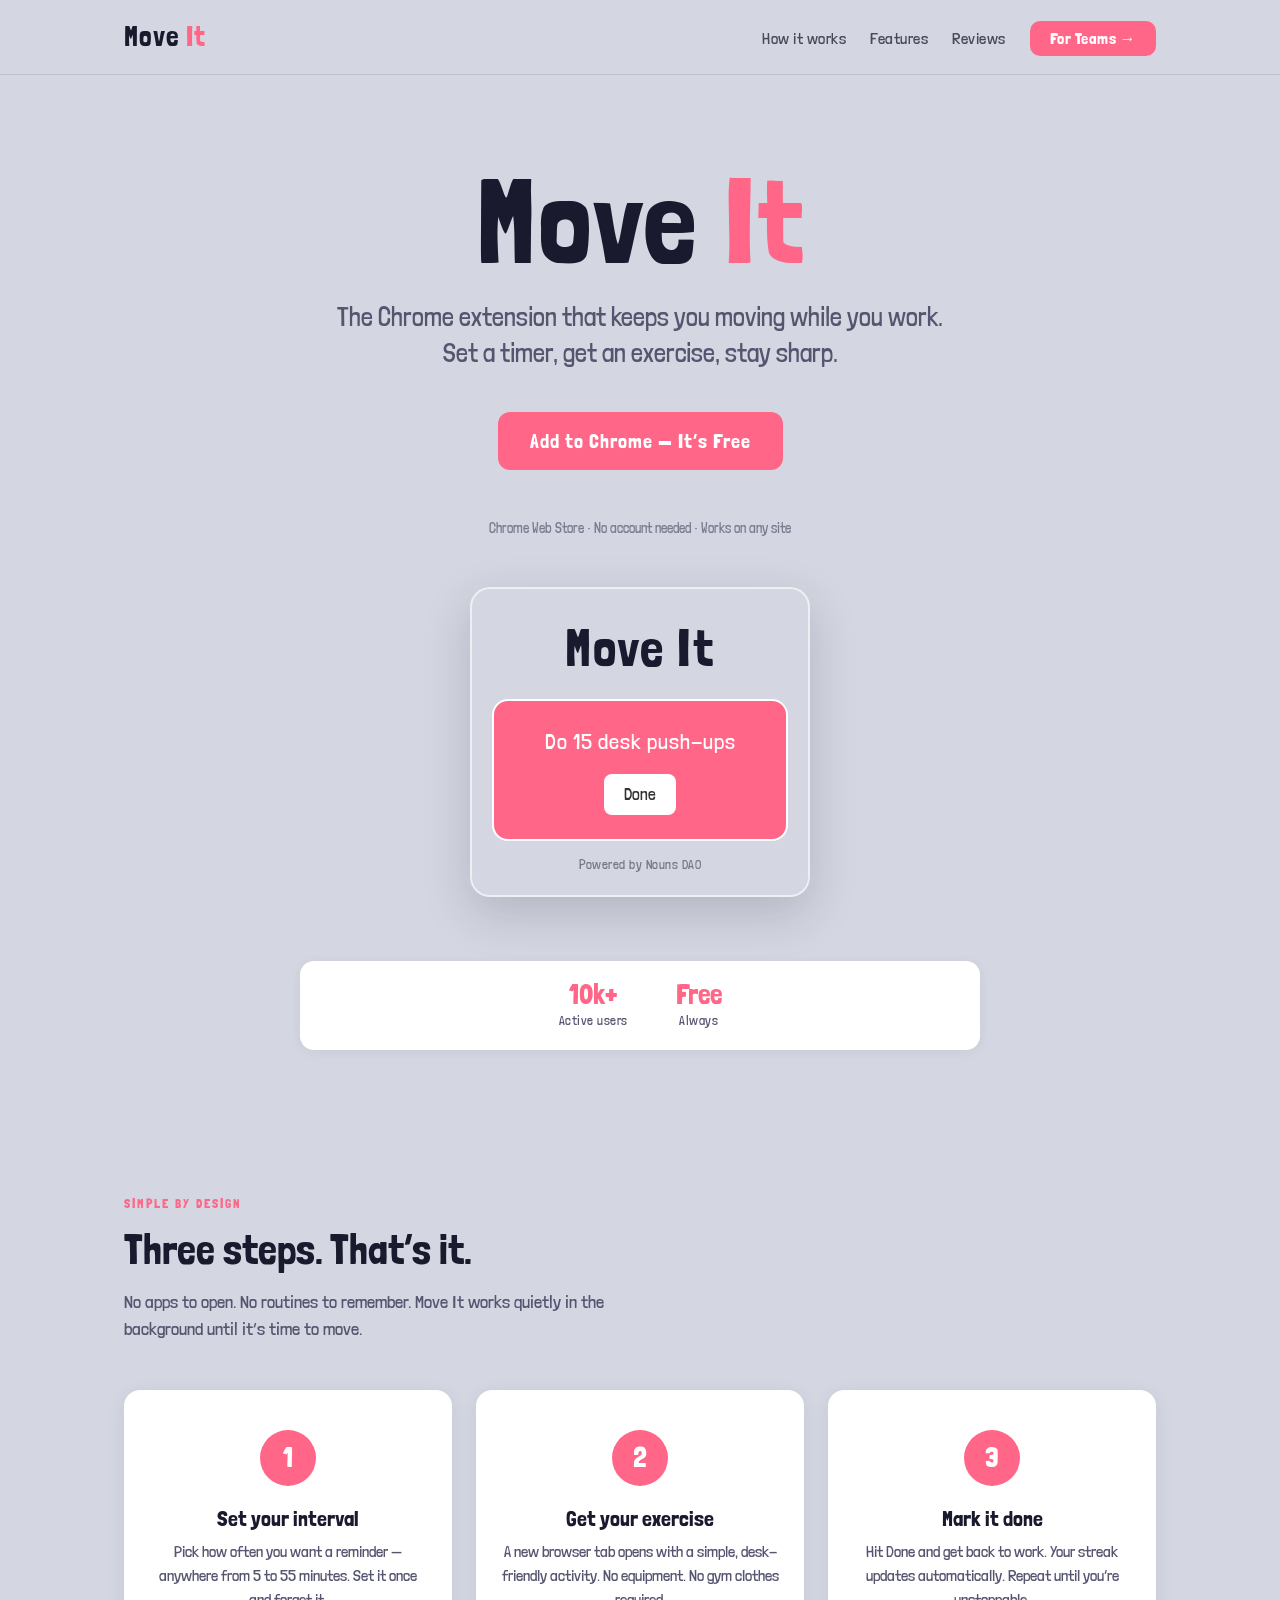
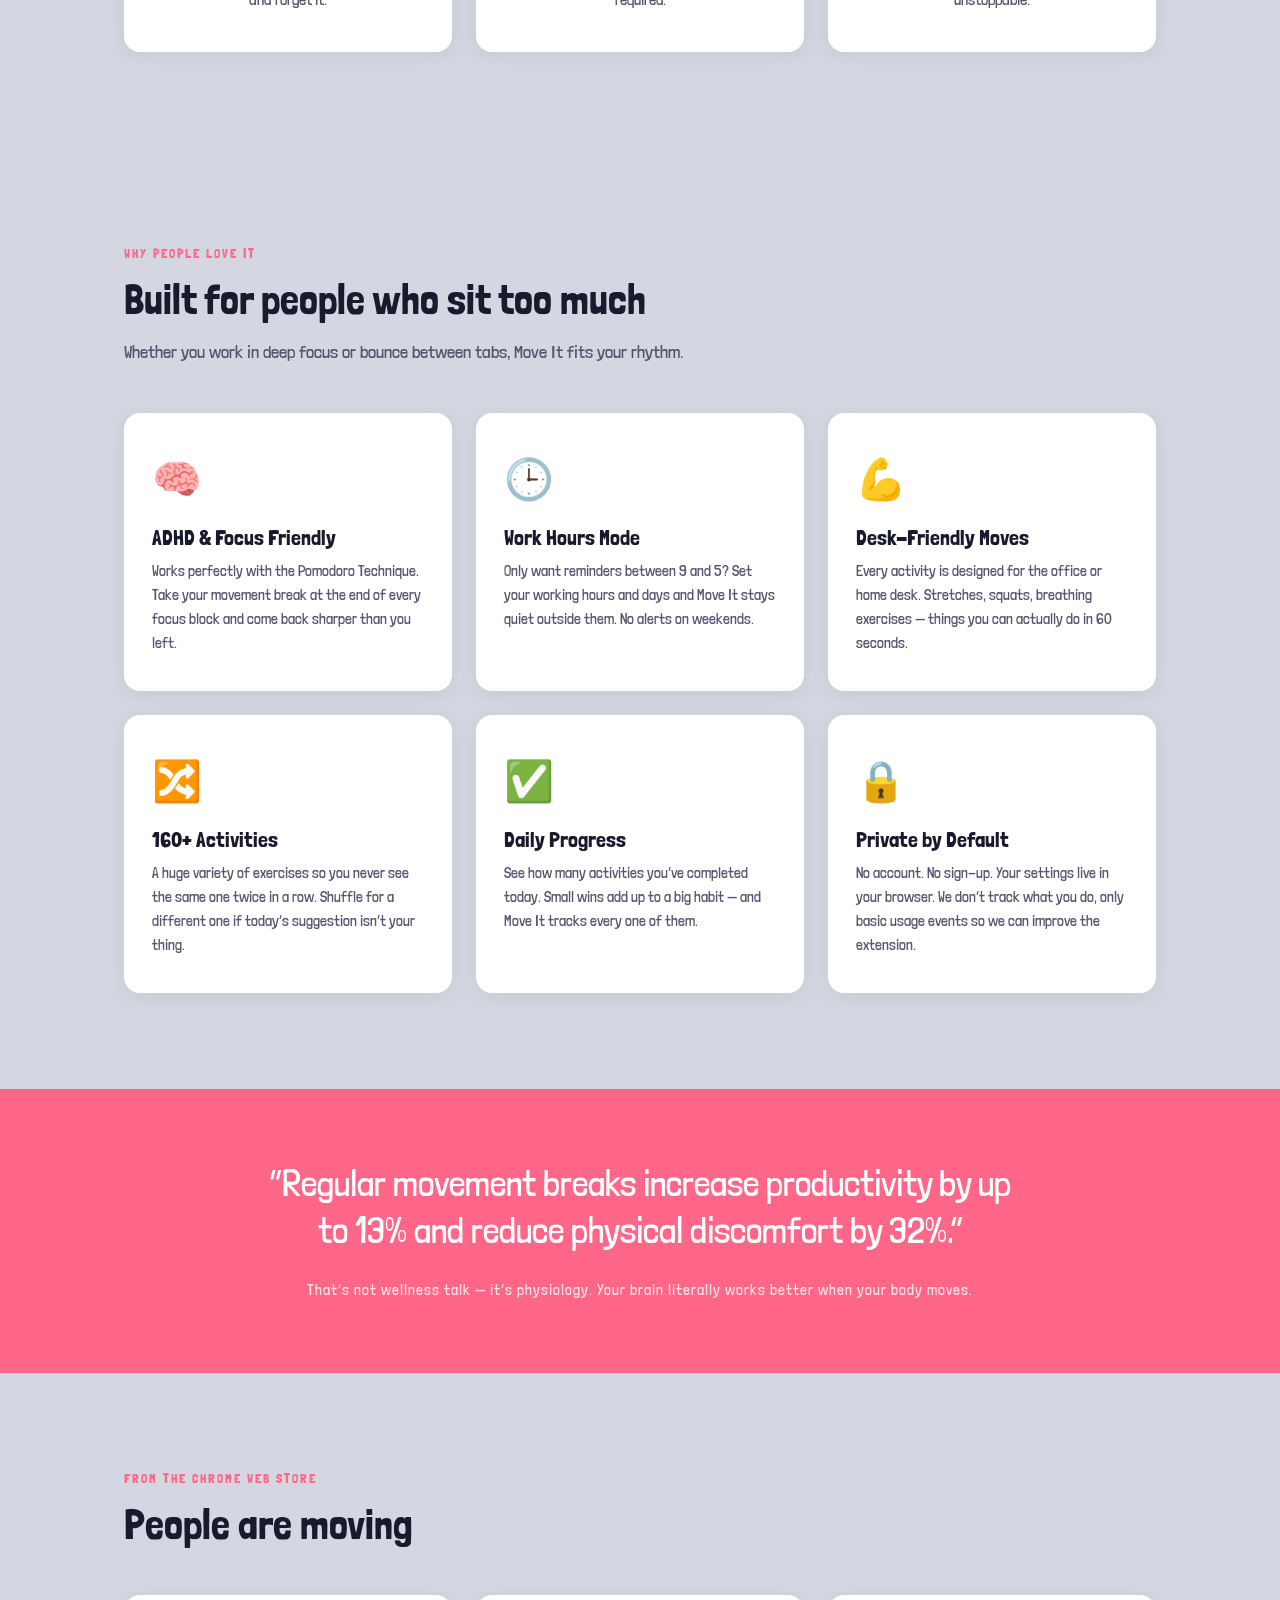
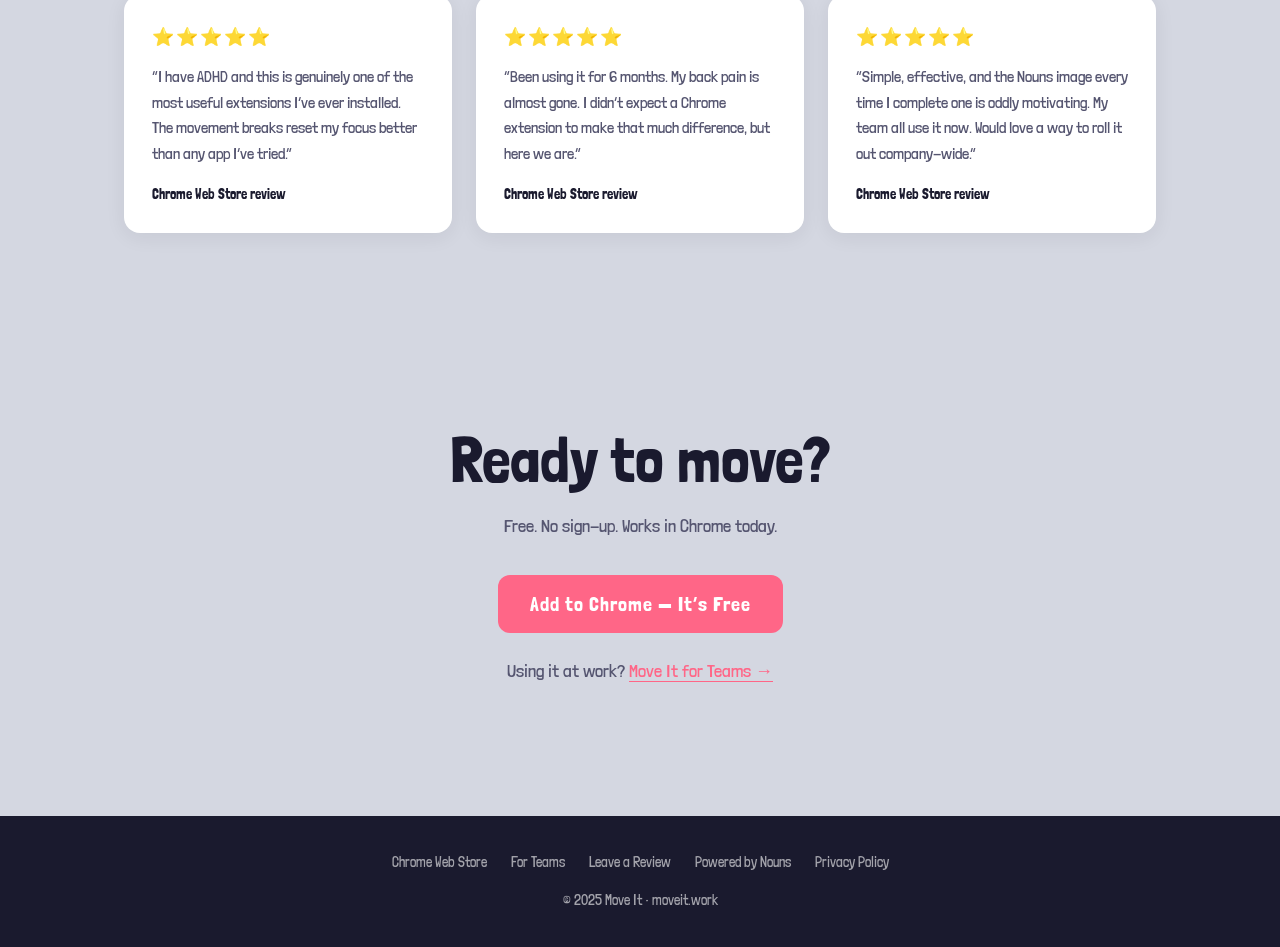
<file: site/index.html>
<!doctype html>
<html lang="en">
<head>
    <meta charset="utf-8">
    <meta name="viewport" content="width=device-width, initial-scale=1">
    <title>Move It — The productivity extension that keeps you moving</title>
    <meta name="description" content="Move It prompts you to take short exercise breaks while you work. Used by 10,000+ people to stay focused, reduce fatigue, and actually enjoy their day.">
    <link rel="preconnect" href="https://fonts.googleapis.com">
    <link rel="preconnect" href="https://fonts.gstatic.com" crossorigin>
    <link href="https://fonts.googleapis.com/css2?family=Londrina+Solid:wght@300;400&display=swap" rel="stylesheet">
    <link rel="stylesheet" href="css/style.css">
    <style>
        /* Extension mockup */
        .mockup-wrapper {
            margin: 48px auto 0;
            max-width: 340px;
            position: relative;
        }

        .mockup-window {
            background: #d4d7e1;
            border-radius: 20px;
            padding: 20px;
            box-shadow: 0 16px 48px rgba(26,26,46,0.18);
            border: 2px solid rgba(255,255,255,0.6);
        }

        .mockup-title {
            font-size: 52px;
            text-align: center;
            color: #1a1a2e;
            font-weight: 400;
            letter-spacing: 2px;
            margin-bottom: 12px;
        }

        .mockup-card {
            background: #FF6687;
            border: 2px solid white;
            border-radius: 16px;
            padding: 24px 20px;
            text-align: center;
            color: white;
        }

        .mockup-activity {
            font-size: 22px;
            font-weight: 300;
            letter-spacing: 1px;
            margin-bottom: 16px;
        }

        .mockup-done {
            display: inline-block;
            background: white;
            color: #333;
            border-radius: 8px;
            padding: 8px 20px;
            font-size: 17px;
            cursor: pointer;
        }

        .mockup-nouns {
            text-align: center;
            margin-top: 14px;
            font-size: 13px;
            color: rgba(26,26,46,0.5);
            letter-spacing: 0.5px;
        }
    </style>
</head>
<body>

<!-- Navigation -->
<nav>
    <div class="container">
        <a href="/" class="logo">Move <span>It</span></a>
        <ul class="nav-links">
            <li><a href="#how-it-works">How it works</a></li>
            <li><a href="#features">Features</a></li>
            <li><a href="#reviews">Reviews</a></li>
            <li><a href="/corporate" class="nav-cta">For Teams &rarr;</a></li>
        </ul>
    </div>
</nav>

<!-- Hero -->
<section class="hero">
    <div class="container">
        <h1 class="hero-title">Move <span>It</span></h1>
        <p class="hero-sub">The Chrome extension that keeps you moving while you work. Set a timer, get an exercise, stay sharp.</p>
        <div class="hero-actions">
            <a href="https://chromewebstore.google.com/detail/move-it/kopilngnmfklhhjocdfdlokmodibcbmk"
               target="_blank" class="btn btn-primary">Add to Chrome &mdash; It&rsquo;s Free</a>
        </div>
        <p class="hero-note">Chrome Web Store &bull; No account needed &bull; Works on any site</p>

        <!-- Extension mockup -->
        <div class="mockup-wrapper">
            <div class="mockup-window">
                <div class="mockup-title">Move It</div>
                <div class="mockup-card">
                    <div class="mockup-activity">Do 15 desk push-ups</div>
                    <div class="mockup-done">Done</div>
                </div>
                <div class="mockup-nouns">Powered by Nouns DAO</div>
            </div>
        </div>
    </div>
</section>

<!-- Social proof bar -->
<section style="padding: 0 0 48px;">
    <div class="container">
        <div class="proof-bar">
            <div class="proof-item">
                <div class="proof-num">10k+</div>
                <div class="proof-label">Active users</div>
            </div>
<div class="proof-item">
                <div class="proof-num">Free</div>
                <div class="proof-label">Always</div>
            </div>
        </div>
    </div>
</section>

<!-- How It Works -->
<section id="how-it-works">
    <div class="container">
        <div class="section-label">Simple by design</div>
        <h2 class="section-title">Three steps. That&rsquo;s it.</h2>
        <p class="section-sub">No apps to open. No routines to remember. Move It works quietly in the background until it&rsquo;s time to move.</p>

        <div class="steps">
            <div class="step card">
                <div class="step-num">1</div>
                <h3>Set your interval</h3>
                <p>Pick how often you want a reminder &mdash; anywhere from 5 to 55 minutes. Set it once and forget it.</p>
            </div>
            <div class="step card">
                <div class="step-num">2</div>
                <h3>Get your exercise</h3>
                <p>A new browser tab opens with a simple, desk-friendly activity. No equipment. No gym clothes required.</p>
            </div>
            <div class="step card">
                <div class="step-num">3</div>
                <h3>Mark it done</h3>
                <p>Hit Done and get back to work. Your streak updates automatically. Repeat until you&rsquo;re unstoppable.</p>
            </div>
        </div>
    </div>
</section>

<!-- Value props -->
<section id="features">
    <div class="container">
        <div class="section-label">Why people love it</div>
        <h2 class="section-title">Built for people who sit too much</h2>
        <p class="section-sub">Whether you work in deep focus or bounce between tabs, Move It fits your rhythm.</p>

        <div class="props-grid">
            <div class="prop-card card">
                <span class="prop-icon">&#x1F9E0;</span>
                <h3>ADHD &amp; Focus Friendly</h3>
                <p>Works perfectly with the Pomodoro Technique. Take your movement break at the end of every focus block and come back sharper than you left.</p>
            </div>
            <div class="prop-card card">
                <span class="prop-icon">&#x1F552;</span>
                <h3>Work Hours Mode</h3>
                <p>Only want reminders between 9 and 5? Set your working hours and days and Move It stays quiet outside them. No alerts on weekends.</p>
            </div>
            <div class="prop-card card">
                <span class="prop-icon">&#x1F4AA;</span>
                <h3>Desk-Friendly Moves</h3>
                <p>Every activity is designed for the office or home desk. Stretches, squats, breathing exercises &mdash; things you can actually do in 60 seconds.</p>
            </div>
            <div class="prop-card card">
                <span class="prop-icon">&#x1F500;</span>
                <h3>160+ Activities</h3>
                <p>A huge variety of exercises so you never see the same one twice in a row. Shuffle for a different one if today&rsquo;s suggestion isn&rsquo;t your thing.</p>
            </div>
            <div class="prop-card card">
                <span class="prop-icon">&#x2705;</span>
                <h3>Daily Progress</h3>
                <p>See how many activities you&rsquo;ve completed today. Small wins add up to a big habit &mdash; and Move It tracks every one of them.</p>
            </div>
            <div class="prop-card card">
                <span class="prop-icon">&#x1F512;</span>
                <h3>Private by Default</h3>
                <p>No account. No sign-up. Your settings live in your browser. We don&rsquo;t track what you do, only basic usage events so we can improve the extension.</p>
            </div>
        </div>
    </div>
</section>

<!-- Science callout -->
<div class="science-band">
    <div class="container">
        <p class="quote">&ldquo;Regular movement breaks increase productivity by up to 13% and reduce physical discomfort by 32%.&rdquo;</p>
        <p class="stat">That&rsquo;s not wellness talk &mdash; it&rsquo;s physiology. Your brain literally works better when your body moves.</p>
    </div>
</div>

<!-- Reviews -->
<section id="reviews">
    <div class="container">
        <div class="section-label">From the Chrome Web Store</div>
        <h2 class="section-title">People are moving</h2>

        <div class="reviews-grid">
            <div class="review-card card">
                <div class="review-stars">&#x2B50;&#x2B50;&#x2B50;&#x2B50;&#x2B50;</div>
                <p class="review-text">&ldquo;I have ADHD and this is genuinely one of the most useful extensions I&rsquo;ve ever installed. The movement breaks reset my focus better than any app I&rsquo;ve tried.&rdquo;</p>
                <div class="review-author">Chrome Web Store review</div>
            </div>
            <div class="review-card card">
                <div class="review-stars">&#x2B50;&#x2B50;&#x2B50;&#x2B50;&#x2B50;</div>
                <p class="review-text">&ldquo;Been using it for 6 months. My back pain is almost gone. I didn&rsquo;t expect a Chrome extension to make that much difference, but here we are.&rdquo;</p>
                <div class="review-author">Chrome Web Store review</div>
            </div>
            <div class="review-card card">
                <div class="review-stars">&#x2B50;&#x2B50;&#x2B50;&#x2B50;&#x2B50;</div>
                <p class="review-text">&ldquo;Simple, effective, and the Nouns image every time I complete one is oddly motivating. My team all use it now. Would love a way to roll it out company-wide.&rdquo;</p>
                <div class="review-author">Chrome Web Store review</div>
            </div>
        </div>
    </div>
</section>

<!-- Final CTA -->
<section class="final-cta">
    <div class="container">
        <h2>Ready to move?</h2>
        <p>Free. No sign-up. Works in Chrome today.</p>
        <div class="cta-actions">
            <a href="https://chromewebstore.google.com/detail/move-it/kopilngnmfklhhjocdfdlokmodibcbmk"
               target="_blank" class="btn btn-primary">Add to Chrome &mdash; It&rsquo;s Free</a>
        </div>
        <p class="teams-nudge">Using it at work? <a href="/corporate">Move It for Teams &rarr;</a></p>
    </div>
</section>

<!-- Footer -->
<footer>
    <div class="container">
        <div class="footer-links">
            <a href="https://chromewebstore.google.com/detail/move-it/kopilngnmfklhhjocdfdlokmodibcbmk" target="_blank">Chrome Web Store</a>
            <a href="/corporate">For Teams</a>
            <a href="https://chromewebstore.google.com/detail/move-it/kopilngnmfklhhjocdfdlokmodibcbmk/reviews" target="_blank">Leave a Review</a>
            <a href="https://nouns.center/" target="_blank">Powered by Nouns</a>
            <a href="/privacy">Privacy Policy</a>
        </div>
        <p>&copy; 2025 Move It &bull; moveit.work</p>
    </div>
</footer>

</body>
</html>
</file>
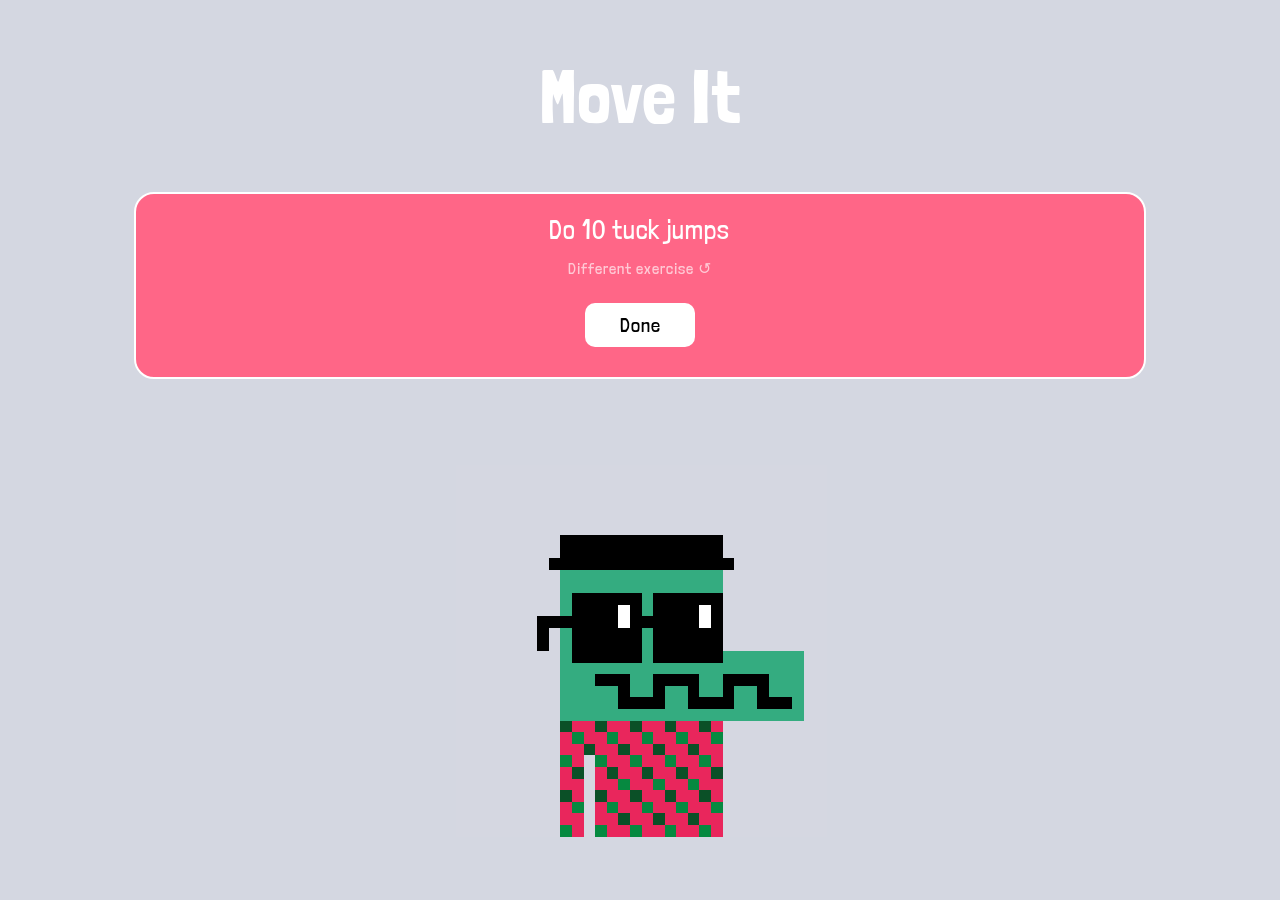
<file: 8.4.1/activity_tab.html>
<!doctype html>
<html>

<head>
    <title>Move It</title>
    <link rel="stylesheet" href="style/fonts.css" type="text/css">
    <link rel="stylesheet" href="style/activity_tab.css" type="text/css">
    <style>
        #random-image {
            width: 400px;
            height: 400px;
        }
        #shuffle-button {
            display: block;
            text-align: center;
            margin: 14px auto 0;
            cursor: pointer;
            opacity: 0.65;
            font-size: 16px;
            letter-spacing: 1px;
        }
        #shuffle-button:hover {
            opacity: 1;
        }
        #completion-count {
            text-align: center;
            margin-top: 10px;
            font-size: 14px;
            opacity: 0.6;
            letter-spacing: 1px;
        }
        #review-prompt {
            display: none;
            margin: 18px auto 0;
            max-width: 420px;
            background: rgba(255,255,255,0.15);
            border: 1px solid rgba(255,255,255,0.4);
            border-radius: 12px;
            padding: 14px 18px;
            text-align: center;
        }
        #review-prompt p {
            margin: 0 0 10px;
            font-size: 15px;
            letter-spacing: 0.5px;
        }
        #review-prompt .review-actions {
            display: flex;
            gap: 10px;
            justify-content: center;
        }
        #review-rate {
            cursor: pointer;
            background: white;
            color: #FF6687;
            border: none;
            border-radius: 8px;
            padding: 6px 16px;
            font-family: 'Londrina Solid';
            font-size: 15px;
            font-weight: 400;
        }
        #review-rate:hover { background: #eee; }
        #review-dismiss {
            cursor: pointer;
            background: transparent;
            color: white;
            border: 1px solid rgba(255,255,255,0.5);
            border-radius: 8px;
            padding: 6px 16px;
            font-family: 'Londrina Solid';
            font-size: 15px;
            font-weight: 300;
            opacity: 0.7;
        }
        #review-dismiss:hover { opacity: 1; }
    </style>
    <meta http-equiv="Content-Security-Policy" content="img-src 'self' blob: https://api.cloudnouns.com; connect-src https://www.google-analytics.com;">
</head>

<body>
    <div id="app-logo">
        <h1>Move It</h1>
    </div>
    <div id="activity-area">
        <div id="activity"></div>
        <div id="shuffle-button">Different exercise ↺</div>
        <div id="done-button">Done</div>
        <div id="completion-count"></div>
        <div id="review-prompt">
            <p>You've completed 10 activities! Enjoying Move It? A quick rating helps others find it ⭐</p>
            <div class="review-actions">
                <button id="review-rate">Rate Move It</button>
                <button id="review-dismiss">Maybe later</button>
            </div>
        </div>
    </div>
    <div id="brand-logo">
        <img id="random-image" src="https://api.cloudnouns.com/v1/pfp?background=0"
            onerror="this.onerror=null; this.src='imgs/fallback.svg';">
    </div>
    <script src="js/activities.js"></script>
    <script src="js/analytics.js"></script>
    <script src="js/activity_tab.js"></script>
</body>

</html>
</file>
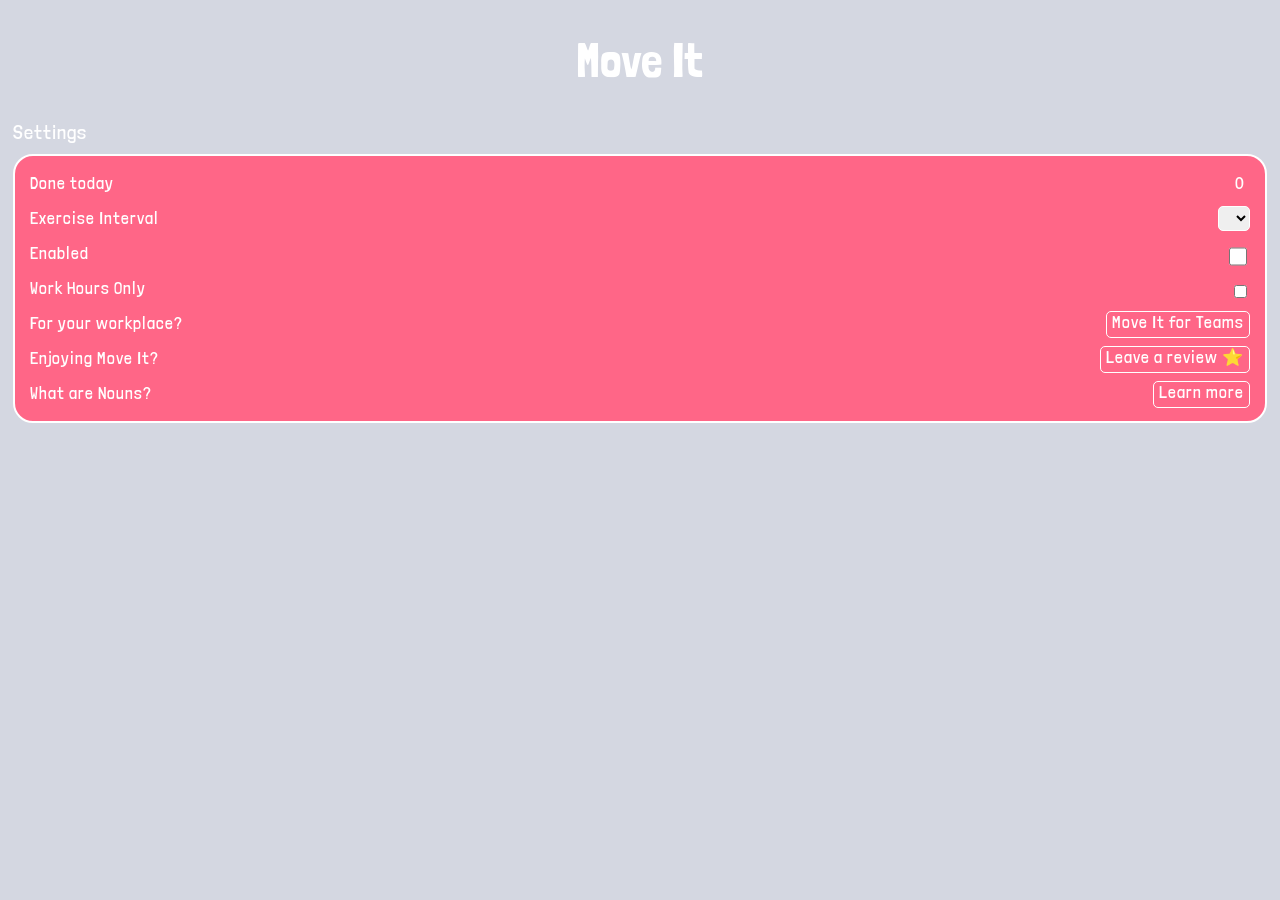
<file: 8.4.1/settings.html>
<!doctype html>
<html>

<head>
    <title>Move It Settings</title>
    <link rel="stylesheet" href="style/fonts.css" type="text/css">
    <link rel="stylesheet" href="style/settings.css" type="text/css">
    <style>
        /* Clearfix: make each menu-item contain its floated children */
        div#settings-menu div#menu div.menu-item::after {
            content: '';
            display: table;
            clear: both;
        }

        /* Make the menu box expand to contain all children */
        div#settings-menu div#menu {
            overflow: hidden;
        }

        /* Auto-height items (e.g. days row) */
        div#settings-menu div#menu div.menu-item.menu-item-auto {
            height: auto;
            min-height: 30px;
            padding-bottom: 6px;
        }

        /* Days row — floated right like other settings, auto height */
        #work-days-row {
            float: right;
            display: flex;
            flex-wrap: wrap;
            justify-content: flex-end;
            gap: 4px;
            padding: 2px 0 0;
            max-width: 55%;
        }

        .day-label {
            display: flex;
            flex-direction: column;
            align-items: center;
            font-size: 11px;
            cursor: pointer;
            border: 1px solid #ffffff;
            border-radius: 5px;
            padding: 2px 5px 3px;
        }

        .day-label input {
            margin: 2px 0 0;
            cursor: pointer;
        }

        /* Completion count — no box border */
        #completion-display {
            border: none !important;
            line-height: 25px;
        }
    </style>
    <script src="js/activities.js"></script>
    <script src="js/activity_popup.js"></script>
    <script src="js/settings.js"></script>
</head>

<body>
    <div id="app-logo">
        <h1>Move It</h1>
    </div>
    <div id="settings-menu">
        <div id="menu-title">
            <h3>Settings</h3>
        </div>
        <div id="menu">
            <!-- Completion counter -->
            <div class="menu-item">
                <div class="menu-label">Done today</div>
                <div class="menu-setting">
                    <span id="completion-display">0</span>
                </div>
            </div>

            <!-- Exercise interval -->
            <div class="menu-item">
                <div class="menu-label">
                    Exercise Interval
                </div>
                <div class="menu-setting">
                    <select id="time-options"></select>
                </div>
            </div>

            <!-- Enable/disable -->
            <div class="menu-item">
                <div class="menu-label">
                    Enabled
                </div>
                <div class="menu-setting">
                    <input id="enabled-option" type="checkbox">
                </div>
            </div>

            <!-- Work hours toggle -->
            <div class="menu-item">
                <div class="menu-label">
                    Work Hours Only
                </div>
                <div class="menu-setting">
                    <input id="work-hours-enabled" type="checkbox">
                </div>
            </div>

            <!-- Work hours sub-settings -->
            <div id="work-hours-options" style="display:none;">
                <div class="menu-item">
                    <div class="menu-label">Start</div>
                    <div class="menu-setting">
                        <select id="work-hours-start"></select>
                    </div>
                </div>
                <div class="menu-item">
                    <div class="menu-label">End</div>
                    <div class="menu-setting">
                        <select id="work-hours-end"></select>
                    </div>
                </div>
                <div class="menu-item menu-item-auto">
                    <div class="menu-label">Days</div>
                    <div id="work-days-row"></div>
                </div>
            </div>

            <!-- Corporate link -->
            <div class="menu-item">
                <div class="menu-label">
                    For your workplace?
                </div>
                <div class="menu-setting">
                    <a href="https://www.moveit.work/corporate" target="_blank">Move It for Teams</a>
                </div>
            </div>

            <!-- Review link -->
            <div class="menu-item">
                <div class="menu-label">
                    Enjoying Move It?
                </div>
                <div class="menu-setting">
                    <a href="https://chromewebstore.google.com/detail/move-it/kopilngnmfklhhjocdfdlokmodibcbmk/reviews"
                        target="_blank">Leave a review &#x2B50;</a>
                </div>
            </div>

            <!-- Nouns link -->
            <div class="menu-item">
                <div class="menu-label">
                    What are Nouns?
                </div>
                <div class="menu-setting">
                    <a href="https://nouns.center/?utm_source=move_it_extension&utm_medium=referral&utm_campaign=move_it_settings&utm_content=learn_more_link&utm_term=mrrobbo"
                        target="_blank">Learn more</a>
                </div>
            </div>
        </div>
    </div>
</body>

</html>
</file>
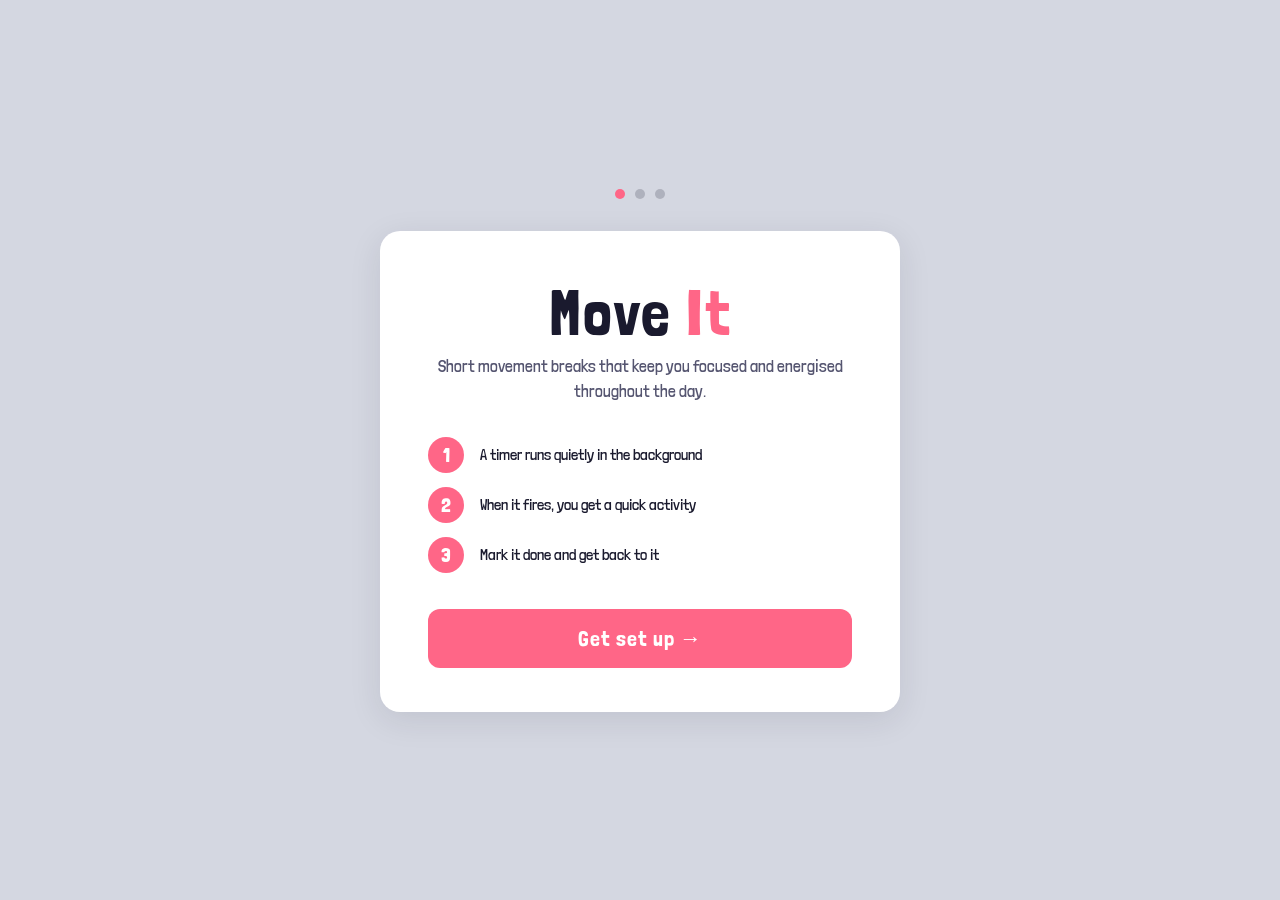
<file: extension/onboard.html>
<!DOCTYPE html>
<html lang="en">
<head>
    <meta charset="utf-8">
    <meta name="viewport" content="width=device-width, initial-scale=1">
    <title>Welcome to Move It</title>
    <link rel="stylesheet" href="style/fonts.css">
    <style>
        *, *::before, *::after { box-sizing: border-box; margin: 0; padding: 0; }

        body {
            font-family: 'Londrina Solid', sans-serif;
            font-weight: 300;
            background: #d4d7e1;
            min-height: 100vh;
            display: flex;
            align-items: center;
            justify-content: center;
            padding: 24px;
        }

        .wrap {
            width: 100%;
            max-width: 520px;
        }

        /* Step indicator */
        .steps {
            display: flex;
            justify-content: center;
            gap: 10px;
            margin-bottom: 32px;
        }

        .step-dot {
            width: 10px;
            height: 10px;
            border-radius: 50%;
            background: rgba(26,26,46,0.2);
            transition: background 0.3s;
        }

        .step-dot.active { background: #FF6687; }
        .step-dot.done   { background: rgba(26,26,46,0.4); }

        /* Card */
        .card {
            background: white;
            border-radius: 20px;
            padding: 44px 48px;
            box-shadow: 0 8px 32px rgba(26,26,46,0.1);
            text-align: center;
        }

        .logo {
            font-size: 64px;
            font-weight: 400;
            color: #1a1a2e;
            letter-spacing: 2px;
            margin-bottom: 4px;
        }

        .logo span { color: #FF6687; }

        h2 {
            font-size: 30px;
            font-weight: 400;
            color: #1a1a2e;
            margin-bottom: 12px;
        }

        .sub {
            font-size: 17px;
            color: #555570;
            line-height: 1.5;
            margin-bottom: 32px;
        }

        /* How it works — step 1 */
        .how-steps {
            display: flex;
            flex-direction: column;
            gap: 14px;
            text-align: left;
            margin-bottom: 36px;
        }

        .how-row {
            display: flex;
            align-items: center;
            gap: 16px;
        }

        .how-num {
            width: 36px;
            height: 36px;
            border-radius: 50%;
            background: #FF6687;
            color: white;
            font-size: 20px;
            font-weight: 400;
            display: flex;
            align-items: center;
            justify-content: center;
            flex-shrink: 0;
        }

        .how-text {
            font-size: 16px;
            color: #1a1a2e;
        }

        /* Form elements */
        .field {
            text-align: left;
            margin-bottom: 24px;
        }

        .field label {
            display: block;
            font-size: 15px;
            font-weight: 400;
            color: #1a1a2e;
            margin-bottom: 8px;
            letter-spacing: 0.5px;
        }

        .field label .hint {
            font-weight: 300;
            color: #555570;
            font-size: 14px;
        }

        select {
            font-family: 'Londrina Solid', sans-serif;
            font-weight: 300;
            font-size: 17px;
            color: #1a1a2e;
            background: #f4f5f8;
            border: 1.5px solid transparent;
            border-radius: 10px;
            padding: 10px 14px;
            width: 100%;
            -webkit-appearance: none;
            appearance: none;
            background-image: url("data:image/svg+xml,%3Csvg xmlns='http://www.w3.org/2000/svg' width='12' height='8' viewBox='0 0 12 8'%3E%3Cpath d='M1 1l5 5 5-5' stroke='%23555' fill='none' stroke-width='1.5' stroke-linecap='round'/%3E%3C/svg%3E");
            background-repeat: no-repeat;
            background-position: right 14px center;
            cursor: pointer;
            transition: border-color 0.2s;
        }

        select:focus {
            outline: none;
            border-color: #FF6687;
        }

        .time-row {
            display: grid;
            grid-template-columns: 2fr 2fr 1fr;
            gap: 8px;
        }

        /* Toggle */
        .toggle-row {
            display: flex;
            align-items: center;
            gap: 12px;
            margin-bottom: 20px;
            padding: 14px 16px;
            background: #f4f5f8;
            border-radius: 12px;
            cursor: pointer;
        }

        .toggle-row input[type=checkbox] {
            width: 20px;
            height: 20px;
            accent-color: #FF6687;
            cursor: pointer;
            flex-shrink: 0;
        }

        .toggle-label {
            font-size: 16px;
            color: #1a1a2e;
            user-select: none;
        }

        #time-fields {
            transition: opacity 0.2s;
        }

        #time-fields.hidden {
            opacity: 0.3;
            pointer-events: none;
        }

        /* Summary */
        .summary {
            background: #f4f5f8;
            border-radius: 14px;
            padding: 24px;
            margin-bottom: 32px;
            text-align: left;
        }

        .summary-row {
            display: flex;
            justify-content: space-between;
            align-items: center;
            padding: 8px 0;
            border-bottom: 1px solid rgba(26,26,46,0.08);
        }

        .summary-row:last-child { border-bottom: none; }

        .summary-key {
            font-size: 15px;
            color: #555570;
        }

        .summary-val {
            font-size: 16px;
            color: #1a1a2e;
            font-weight: 400;
        }

        /* Big emoji */
        .emoji {
            font-size: 56px;
            margin-bottom: 16px;
            display: block;
        }

        /* Buttons */
        .btn {
            display: block;
            width: 100%;
            padding: 16px;
            border-radius: 12px;
            font-family: 'Londrina Solid', sans-serif;
            font-weight: 400;
            font-size: 22px;
            letter-spacing: 1px;
            border: none;
            cursor: pointer;
            transition: transform 0.15s, background 0.2s;
        }

        .btn:hover { transform: translateY(-2px); }

        .btn-primary { background: #FF6687; color: white; }
        .btn-primary:hover { background: #e84d70; }

        .btn-ghost {
            background: transparent;
            color: #555570;
            font-size: 15px;
            padding: 10px;
            margin-top: 8px;
        }

        .btn-ghost:hover { color: #1a1a2e; transform: none; }

        /* Screens */
        .screen { display: none; }
        .screen.active { display: block; }
    </style>
</head>
<body>

<div class="wrap">
    <div class="steps">
        <div class="step-dot active" id="dot-1"></div>
        <div class="step-dot" id="dot-2"></div>
        <div class="step-dot" id="dot-3"></div>
    </div>

    <div class="card">

        <!-- Step 1: Welcome -->
        <div class="screen active" id="screen-1">
            <div class="logo">Move <span>It</span></div>
            <p class="sub">Short movement breaks that keep you focused and energised throughout the day.</p>
            <div class="how-steps">
                <div class="how-row">
                    <div class="how-num">1</div>
                    <div class="how-text">A timer runs quietly in the background</div>
                </div>
                <div class="how-row">
                    <div class="how-num">2</div>
                    <div class="how-text">When it fires, you get a quick activity</div>
                </div>
                <div class="how-row">
                    <div class="how-num">3</div>
                    <div class="how-text">Mark it done and get back to it</div>
                </div>
            </div>
            <button class="btn btn-primary" id="btn-start">Get set up &rarr;</button>
        </div>

        <!-- Step 2: Preferences -->
        <div class="screen" id="screen-2">
            <h2>Set up your reminders</h2>
            <p class="sub">Pick when to start and how often.</p>

            <div class="field">
                <label>How often? <span class="hint">— after the first one</span></label>
                <select id="interval-select">
                    <option value="15">Every 15 minutes</option>
                    <option value="20">Every 20 minutes</option>
                    <option value="25">Every 25 minutes</option>
                    <option value="30" selected>Every 30 minutes</option>
                    <option value="45">Every 45 minutes</option>
                    <option value="60">Every 60 minutes</option>
                </select>
            </div>

            <label class="toggle-row" for="use-specific-time">
                <input type="checkbox" id="use-specific-time" checked>
                <span class="toggle-label">Schedule my first reminder at a specific time</span>
            </label>

            <div id="time-fields">
                <div class="field">
                    <label>First reminder at</label>
                    <div class="time-row">
                        <select id="time-hour"></select>
                        <select id="time-minute">
                            <option value="0">:00</option>
                            <option value="15">:15</option>
                            <option value="30">:30</option>
                            <option value="45">:45</option>
                        </select>
                        <select id="time-ampm">
                            <option value="AM">AM</option>
                            <option value="PM">PM</option>
                        </select>
                    </div>
                </div>
            </div>

            <button class="btn btn-primary" id="btn-confirm">Confirm &rarr;</button>
            <button class="btn btn-ghost" id="btn-back">&larr; Back</button>
        </div>

        <!-- Step 3: Done -->
        <div class="screen" id="screen-3">
            <span class="emoji">&#x1F4AA;</span>
            <h2>You&rsquo;re all set</h2>
            <p class="sub">Here&rsquo;s what we&rsquo;ve set up for you.</p>
            <div class="summary" id="summary"></div>
            <button class="btn btn-primary" id="btn-done">Start moving</button>
        </div>

    </div>
</div>

<script src="js/activities.js"></script>
<script src="js/onboard.js"></script>
</body>
</html>
</file>
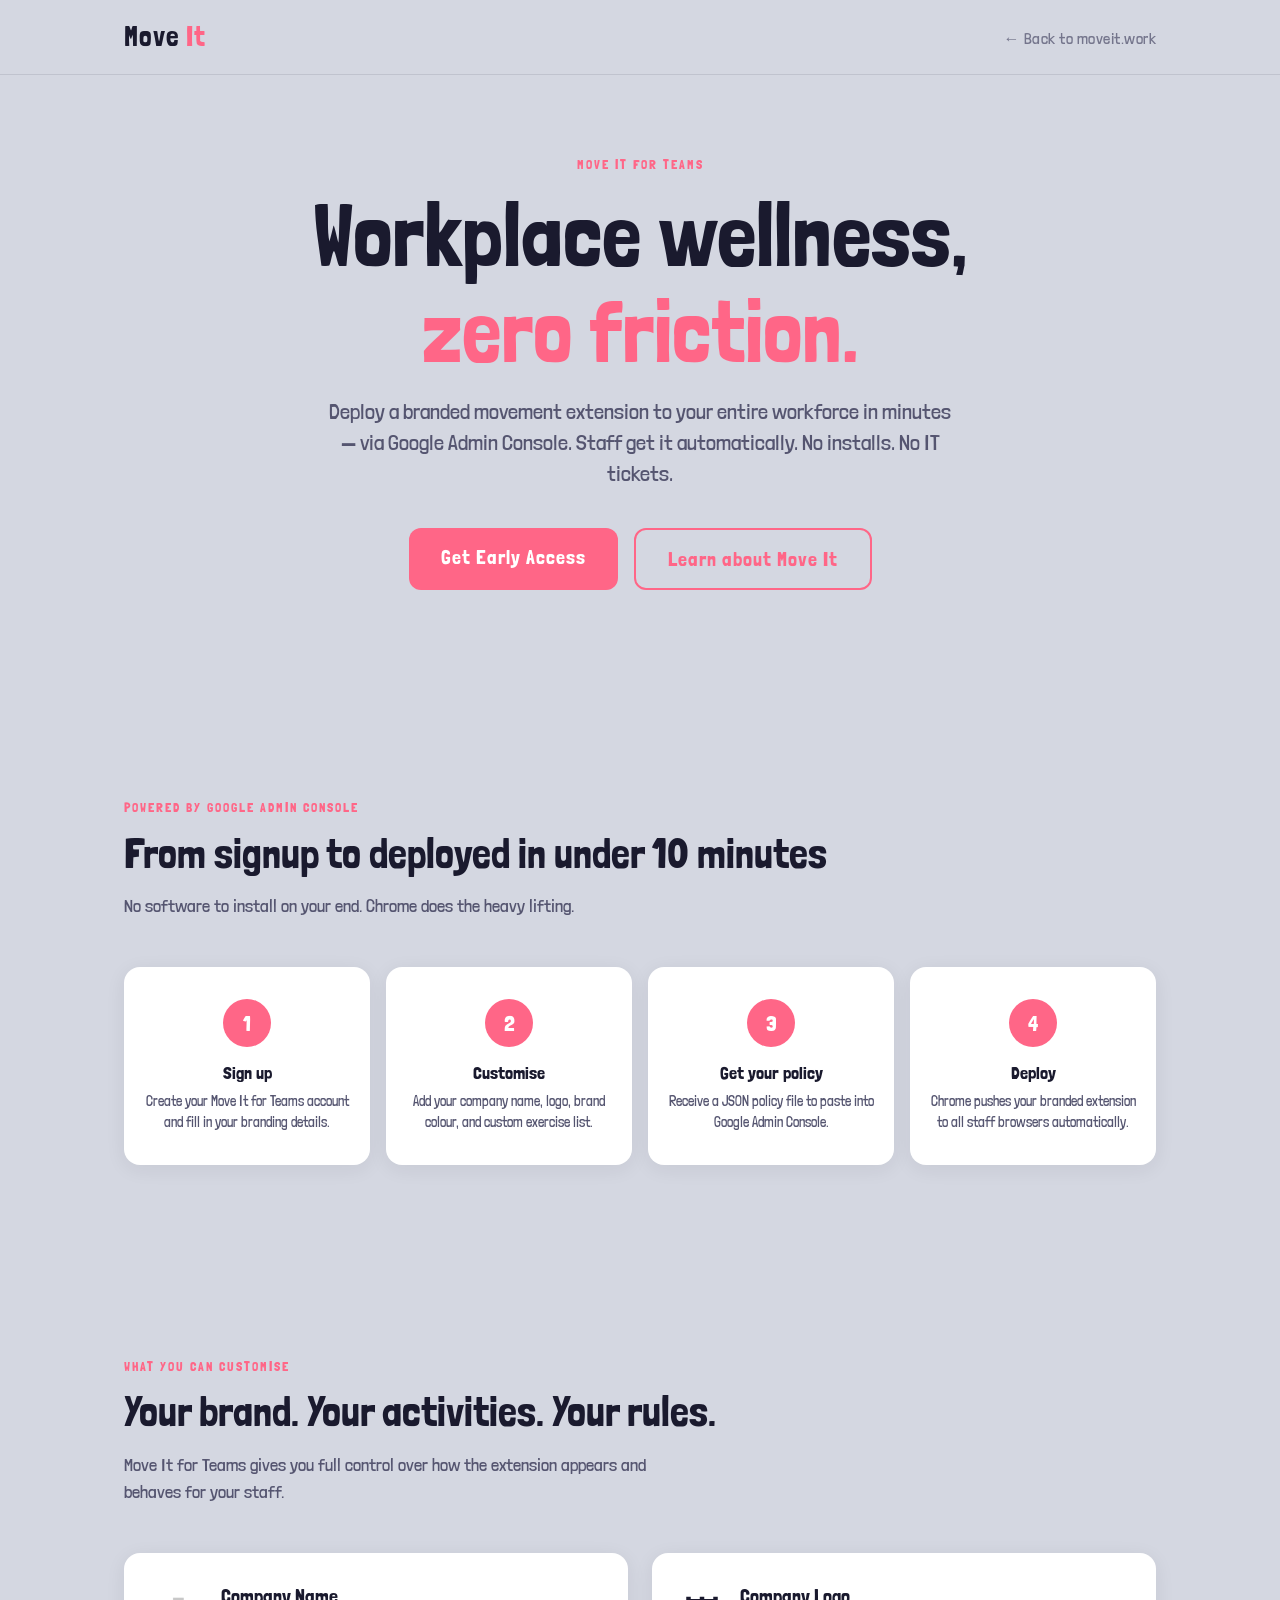
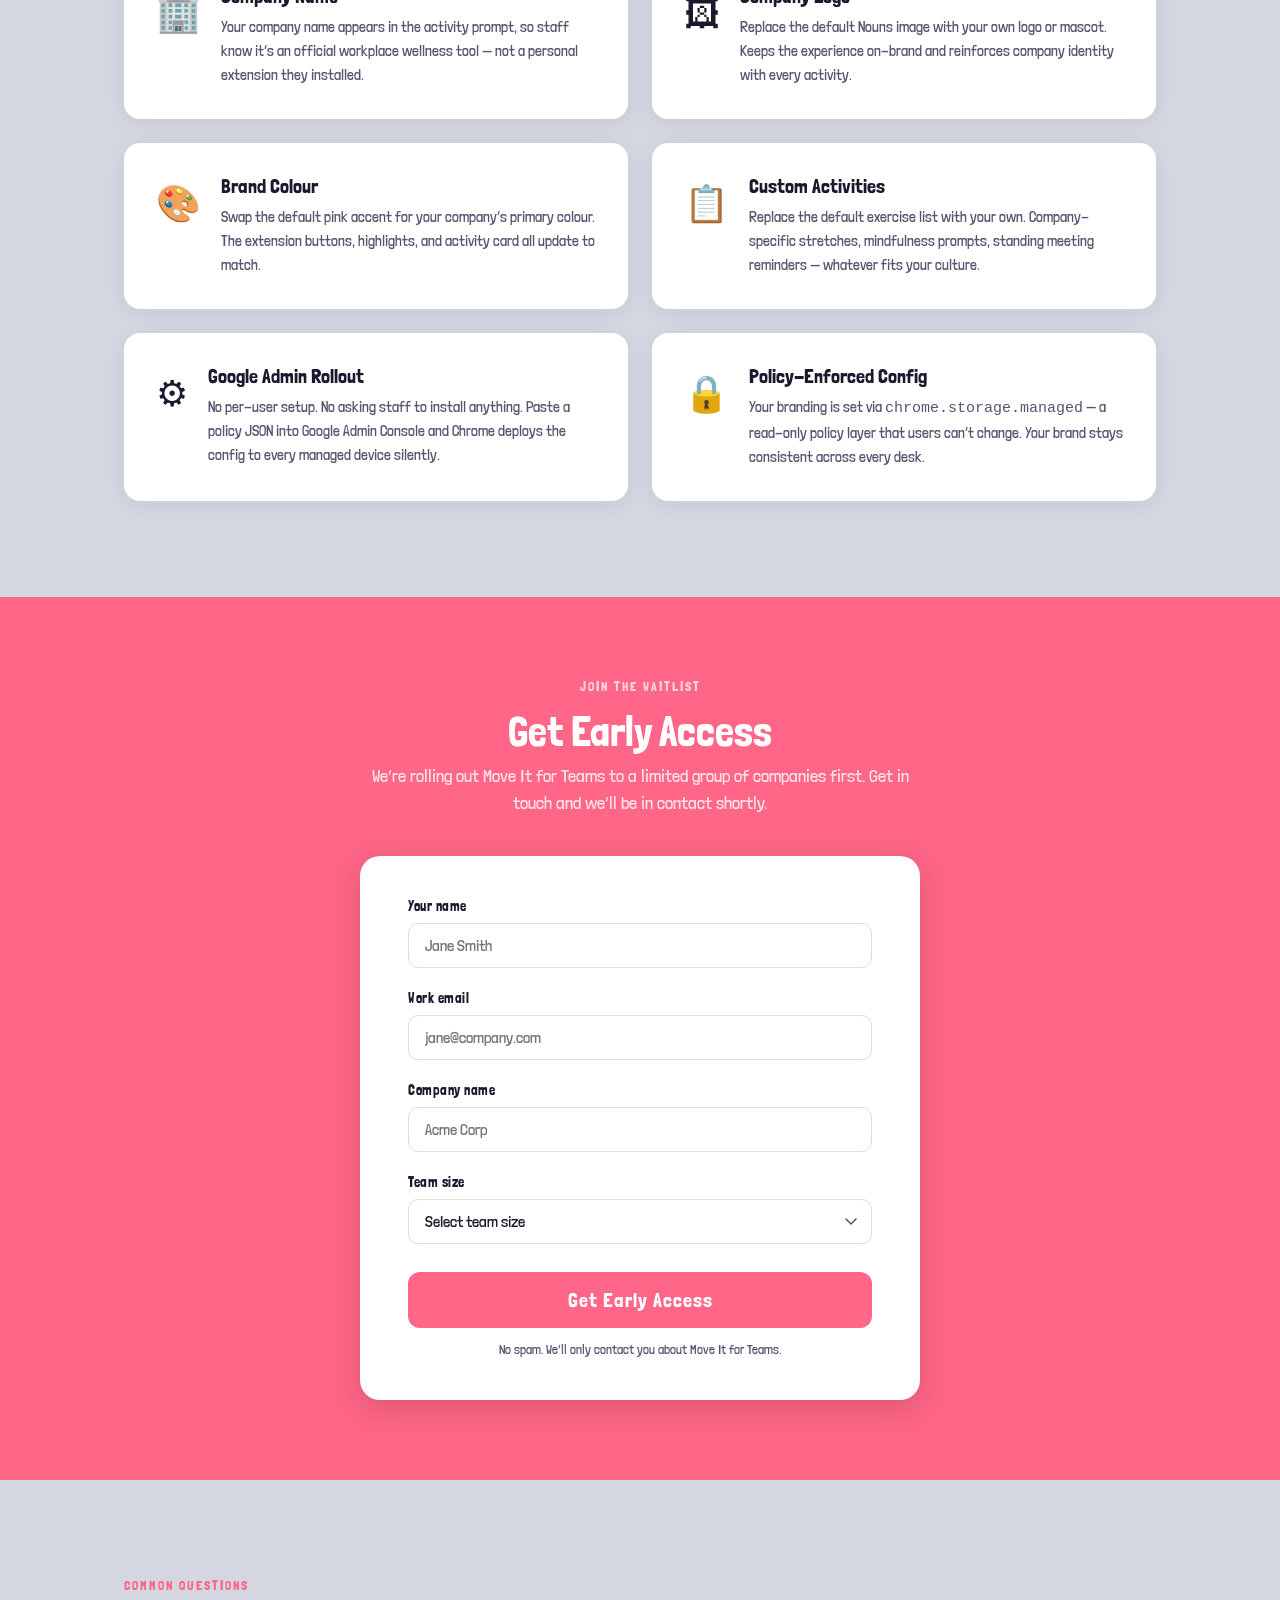
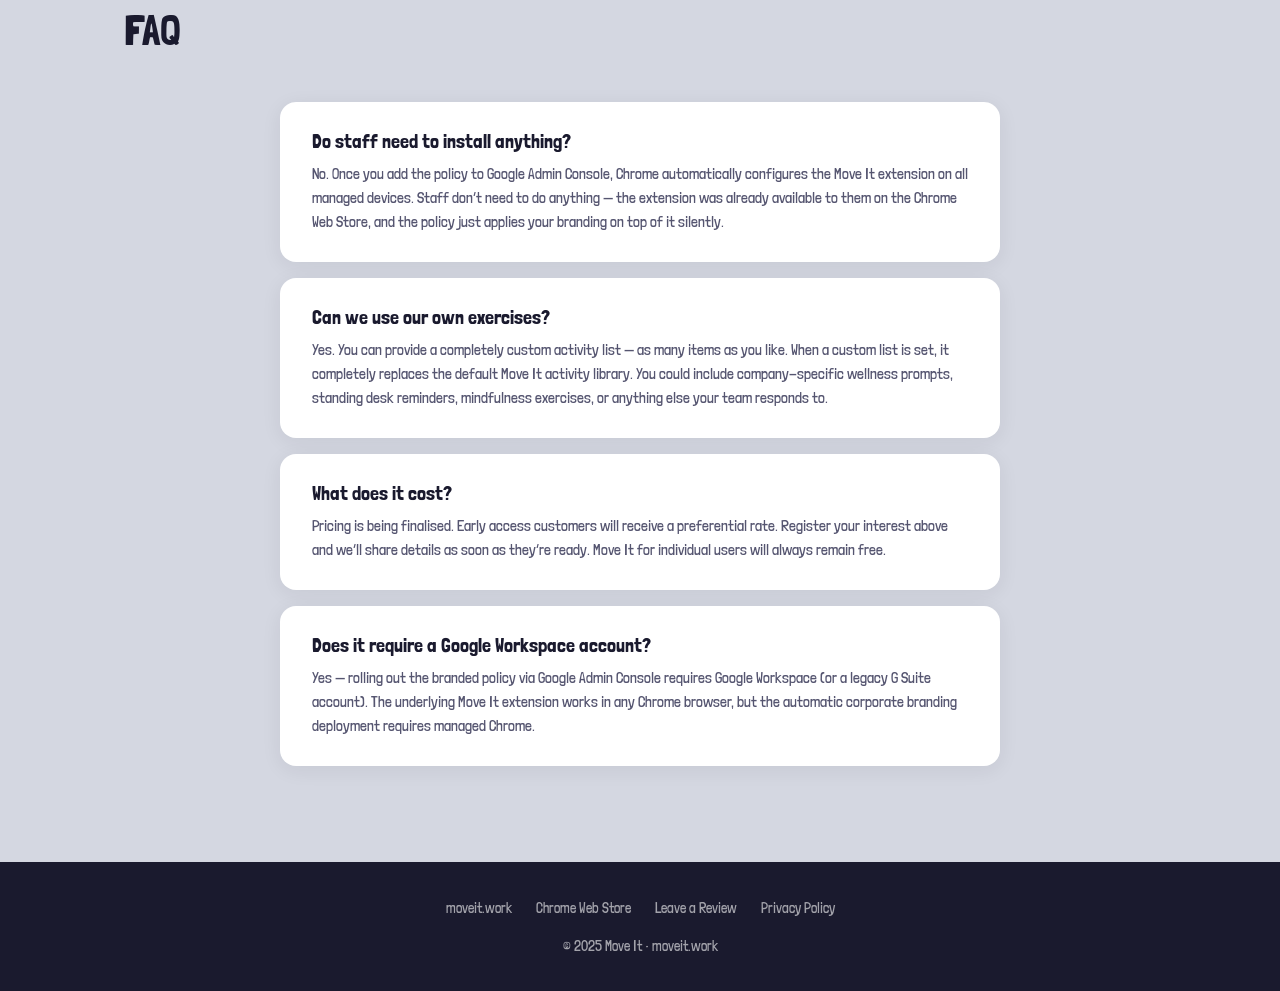
<file: site/corporate.html>
<!doctype html>
<html lang="en">
<head>
    <meta charset="utf-8">
    <meta name="viewport" content="width=device-width, initial-scale=1">
    <title>Move It for Teams — Workplace Wellness via Google Admin Console</title>
    <meta name="description" content="Deploy Move It to your entire workforce in minutes using Google Admin Console. Custom branding, custom activities, zero per-user setup.">
    <link rel="preconnect" href="https://fonts.googleapis.com">
    <link rel="preconnect" href="https://fonts.gstatic.com" crossorigin>
    <link href="https://fonts.googleapis.com/css2?family=Londrina+Solid:wght@300;400&display=swap" rel="stylesheet">
    <link rel="stylesheet" href="css/style.css">
    <style>
        /* Success state for form */
        #form-success {
            display: none;
            text-align: center;
            padding: 40px 24px;
        }

        #form-success .success-icon {
            font-size: 56px;
            margin-bottom: 16px;
        }

        #form-success h3 {
            font-size: 28px;
            color: var(--dark);
            margin-bottom: 10px;
        }

        #form-success p {
            font-size: 16px;
            color: var(--mid);
        }

        /* Error message */
        .form-error {
            display: none;
            color: #c0392b;
            font-size: 14px;
            margin-top: 8px;
            text-align: center;
        }
    </style>
</head>
<body>

<!-- Navigation -->
<nav>
    <div class="container">
        <a href="/" class="logo">Move <span>It</span></a>
        <ul class="nav-links">
            <li><a href="/" class="back-link">&larr; Back to moveit.work</a></li>
        </ul>
    </div>
</nav>

<!-- Hero -->
<section class="corp-hero">
    <div class="container">
        <div class="section-label">Move It for Teams</div>
        <h1 class="corp-hero-title">Workplace wellness,<br><span>zero friction.</span></h1>
        <p class="corp-hero-sub">Deploy a branded movement extension to your entire workforce in minutes &mdash; via Google Admin Console. Staff get it automatically. No installs. No IT tickets.</p>
        <div class="hero-actions">
            <a href="#get-access" class="btn btn-primary">Get Early Access</a>
            <a href="/" class="btn btn-outline">Learn about Move It</a>
        </div>
    </div>
</section>

<!-- How it works -->
<section id="how-it-works">
    <div class="container">
        <div class="section-label">Powered by Google Admin Console</div>
        <h2 class="section-title">From signup to deployed in under 10 minutes</h2>
        <p class="section-sub">No software to install on your end. Chrome does the heavy lifting.</p>

        <div class="corp-steps">
            <div class="corp-step card">
                <div class="corp-step-num">1</div>
                <h3>Sign up</h3>
                <p>Create your Move It for Teams account and fill in your branding details.</p>
            </div>
            <div class="corp-step card">
                <div class="corp-step-num">2</div>
                <h3>Customise</h3>
                <p>Add your company name, logo, brand colour, and custom exercise list.</p>
            </div>
            <div class="corp-step card">
                <div class="corp-step-num">3</div>
                <h3>Get your policy</h3>
                <p>Receive a JSON policy file to paste into Google Admin Console.</p>
            </div>
            <div class="corp-step card">
                <div class="corp-step-num">4</div>
                <h3>Deploy</h3>
                <p>Chrome pushes your branded extension to all staff browsers automatically.</p>
            </div>
        </div>
    </div>
</section>

<!-- Feature grid -->
<section id="features">
    <div class="container">
        <div class="section-label">What you can customise</div>
        <h2 class="section-title">Your brand. Your activities. Your rules.</h2>
        <p class="section-sub">Move It for Teams gives you full control over how the extension appears and behaves for your staff.</p>

        <div class="features-grid">
            <div class="feature-card card">
                <span class="feature-icon">&#x1F3E2;</span>
                <div>
                    <h3>Company Name</h3>
                    <p>Your company name appears in the activity prompt, so staff know it&rsquo;s an official workplace wellness tool &mdash; not a personal extension they installed.</p>
                </div>
            </div>
            <div class="feature-card card">
                <span class="feature-icon">&#x1F5BC;</span>
                <div>
                    <h3>Company Logo</h3>
                    <p>Replace the default Nouns image with your own logo or mascot. Keeps the experience on-brand and reinforces company identity with every activity.</p>
                </div>
            </div>
            <div class="feature-card card">
                <span class="feature-icon">&#x1F3A8;</span>
                <div>
                    <h3>Brand Colour</h3>
                    <p>Swap the default pink accent for your company&rsquo;s primary colour. The extension buttons, highlights, and activity card all update to match.</p>
                </div>
            </div>
            <div class="feature-card card">
                <span class="feature-icon">&#x1F4CB;</span>
                <div>
                    <h3>Custom Activities</h3>
                    <p>Replace the default exercise list with your own. Company-specific stretches, mindfulness prompts, standing meeting reminders &mdash; whatever fits your culture.</p>
                </div>
            </div>
            <div class="feature-card card">
                <span class="feature-icon">&#x2699;</span>
                <div>
                    <h3>Google Admin Rollout</h3>
                    <p>No per-user setup. No asking staff to install anything. Paste a policy JSON into Google Admin Console and Chrome deploys the config to every managed device silently.</p>
                </div>
            </div>
            <div class="feature-card card">
                <span class="feature-icon">&#x1F512;</span>
                <div>
                    <h3>Policy-Enforced Config</h3>
                    <p>Your branding is set via <code>chrome.storage.managed</code> — a read-only policy layer that users can&rsquo;t change. Your brand stays consistent across every desk.</p>
                </div>
            </div>
        </div>
    </div>
</section>

<!-- Interest form -->
<section class="form-section" id="get-access">
    <div class="container">
        <div class="section-label" style="color: rgba(255,255,255,0.7); text-align:center;">Join the waitlist</div>
        <h2 class="section-title">Get Early Access</h2>
        <p class="section-sub">We&rsquo;re rolling out Move It for Teams to a limited group of companies first. Get in touch and we&rsquo;ll be in contact shortly.</p>

        <div class="interest-form">
            <form id="contact-form" method="POST">

                <div class="form-row">
                    <label for="name">Your name</label>
                    <input type="text" id="name" name="name" placeholder="Jane Smith" required>
                </div>

                <div class="form-row">
                    <label for="email">Work email</label>
                    <input type="email" id="email" name="email" placeholder="jane@company.com" required>
                </div>

                <div class="form-row">
                    <label for="company">Company name</label>
                    <input type="text" id="company" name="company" placeholder="Acme Corp" required>
                </div>

                <div class="form-row">
                    <label for="team-size">Team size</label>
                    <select id="team-size" name="team_size" required>
                        <option value="" disabled selected>Select team size</option>
                        <option value="10-50">10 &ndash; 50 people</option>
                        <option value="51-200">51 &ndash; 200 people</option>
                        <option value="201-500">201 &ndash; 500 people</option>
                        <option value="500+">500+ people</option>
                    </select>
                </div>

                <button type="submit" class="btn btn-primary form-submit">Get Early Access</button>
                <p class="form-error" id="form-error">Something went wrong. Please try again or email us directly.</p>
            </form>

            <div id="form-success">
                <div class="success-icon">&#x1F44B;</div>
                <h3>You&rsquo;re on the list!</h3>
                <p>We&rsquo;ll be in touch shortly about getting Move It for Teams set up at your company.</p>
            </div>

            <p class="form-note">No spam. We&rsquo;ll only contact you about Move It for Teams.</p>
        </div>
    </div>
</section>

<!-- FAQ -->
<section id="faq">
    <div class="container">
        <div class="section-label">Common questions</div>
        <h2 class="section-title">FAQ</h2>

        <div class="faq-list">
            <div class="faq-item card">
                <h3>Do staff need to install anything?</h3>
                <p>No. Once you add the policy to Google Admin Console, Chrome automatically configures the Move It extension on all managed devices. Staff don&rsquo;t need to do anything &mdash; the extension was already available to them on the Chrome Web Store, and the policy just applies your branding on top of it silently.</p>
            </div>
            <div class="faq-item card">
                <h3>Can we use our own exercises?</h3>
                <p>Yes. You can provide a completely custom activity list &mdash; as many items as you like. When a custom list is set, it completely replaces the default Move It activity library. You could include company-specific wellness prompts, standing desk reminders, mindfulness exercises, or anything else your team responds to.</p>
            </div>
            <div class="faq-item card">
                <h3>What does it cost?</h3>
                <p>Pricing is being finalised. Early access customers will receive a preferential rate. Register your interest above and we&rsquo;ll share details as soon as they&rsquo;re ready. Move It for individual users will always remain free.</p>
            </div>
            <div class="faq-item card">
                <h3>Does it require a Google Workspace account?</h3>
                <p>Yes &mdash; rolling out the branded policy via Google Admin Console requires Google Workspace (or a legacy G Suite account). The underlying Move It extension works in any Chrome browser, but the automatic corporate branding deployment requires managed Chrome.</p>
            </div>
        </div>
    </div>
</section>

<!-- Footer -->
<footer>
    <div class="container">
        <div class="footer-links">
            <a href="/">moveit.work</a>
            <a href="https://chromewebstore.google.com/detail/move-it/kopilngnmfklhhjocdfdlokmodibcbmk" target="_blank">Chrome Web Store</a>
            <a href="https://chromewebstore.google.com/detail/move-it/kopilngnmfklhhjocdfdlokmodibcbmk/reviews" target="_blank">Leave a Review</a>
            <a href="/privacy">Privacy Policy</a>
        </div>
        <p>&copy; 2025 Move It &bull; moveit.work</p>
    </div>
</footer>

<script>
    var form = document.getElementById('contact-form');
    var success = document.getElementById('form-success');
    var error = document.getElementById('form-error');

    form.addEventListener('submit', function (e) {
        e.preventDefault();
        error.style.display = 'none';

        var payload = {
            name:      document.getElementById('name').value,
            email:     document.getElementById('email').value,
            company:   document.getElementById('company').value,
            team_size: document.getElementById('team-size').value
        };

        fetch('/api/contact', {
            method: 'POST',
            body: JSON.stringify(payload),
            headers: { 'Content-Type': 'application/json', 'Accept': 'application/json' }
        }).then(function (res) {
            if (res.ok) {
                form.style.display = 'none';
                success.style.display = 'block';
            } else {
                error.style.display = 'block';
            }
        }).catch(function () {
            error.style.display = 'block';
        });
    });
</script>

</body>
</html>
</file>
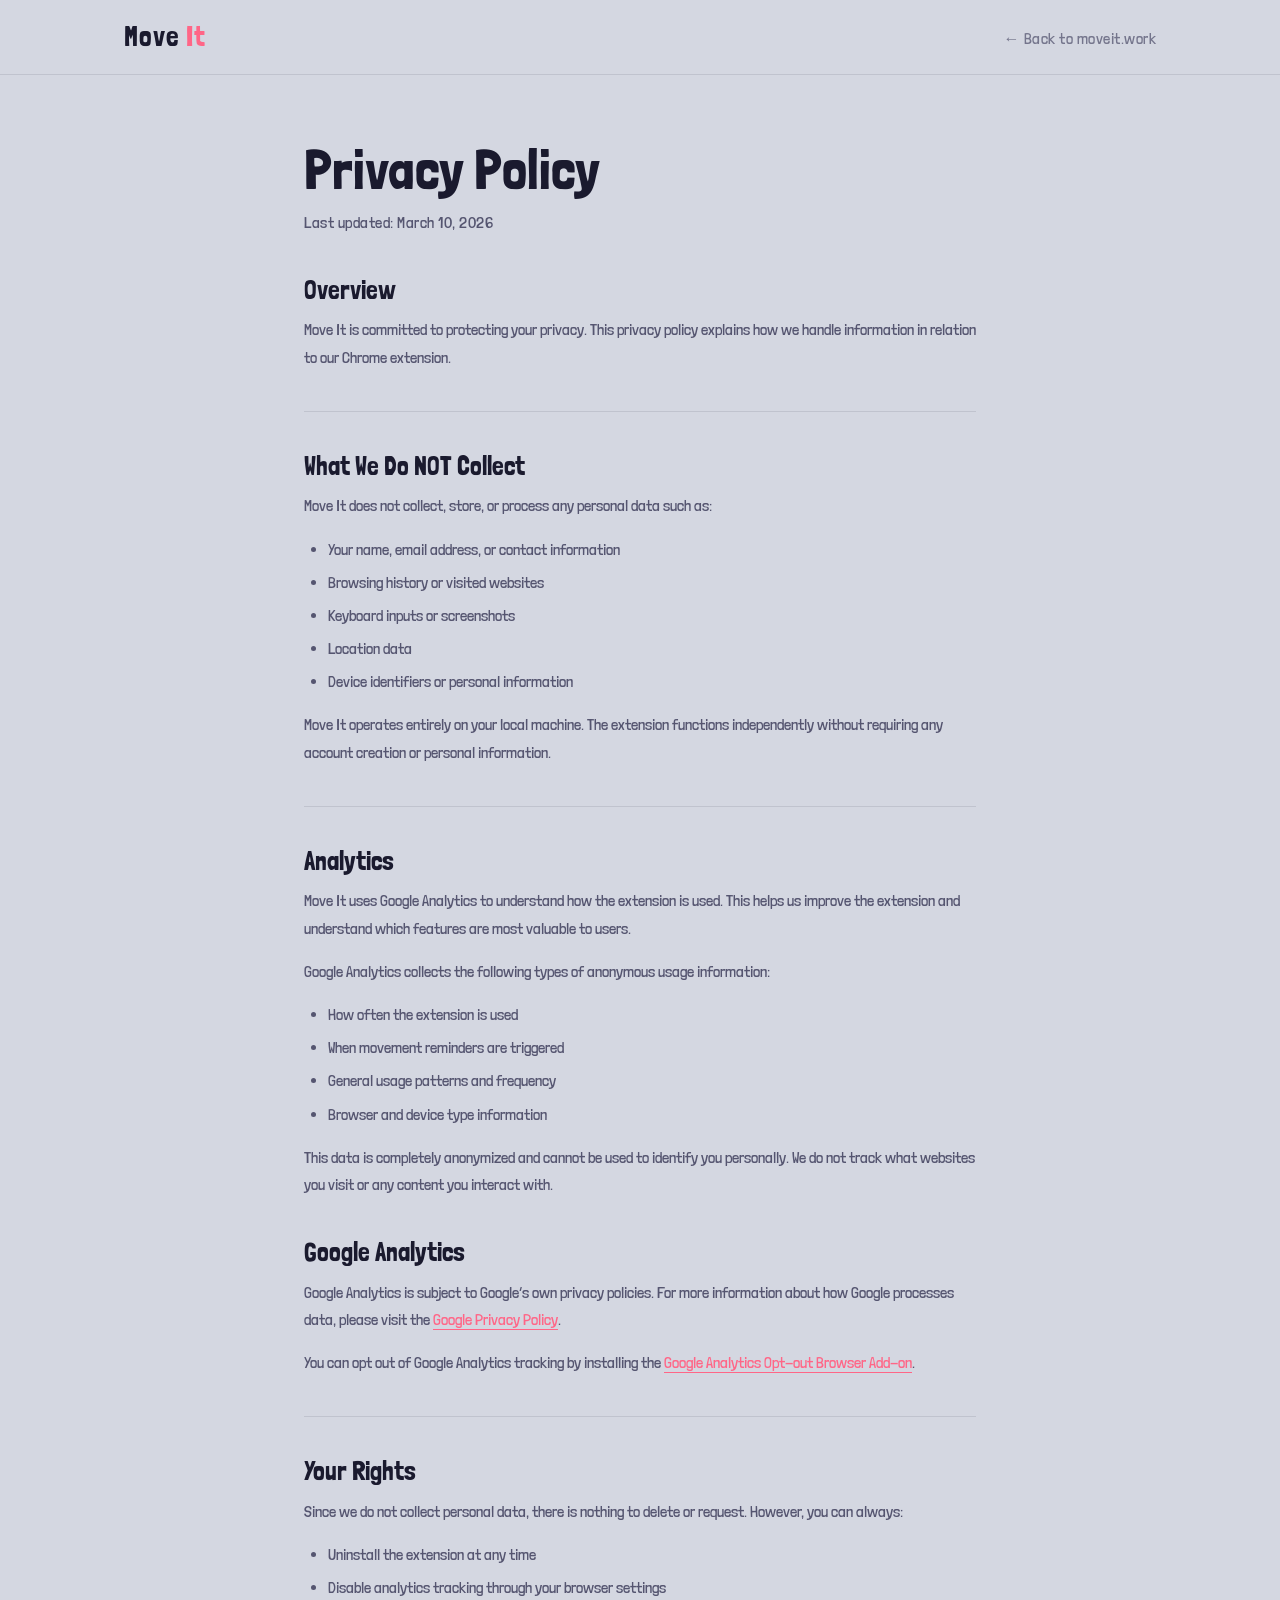
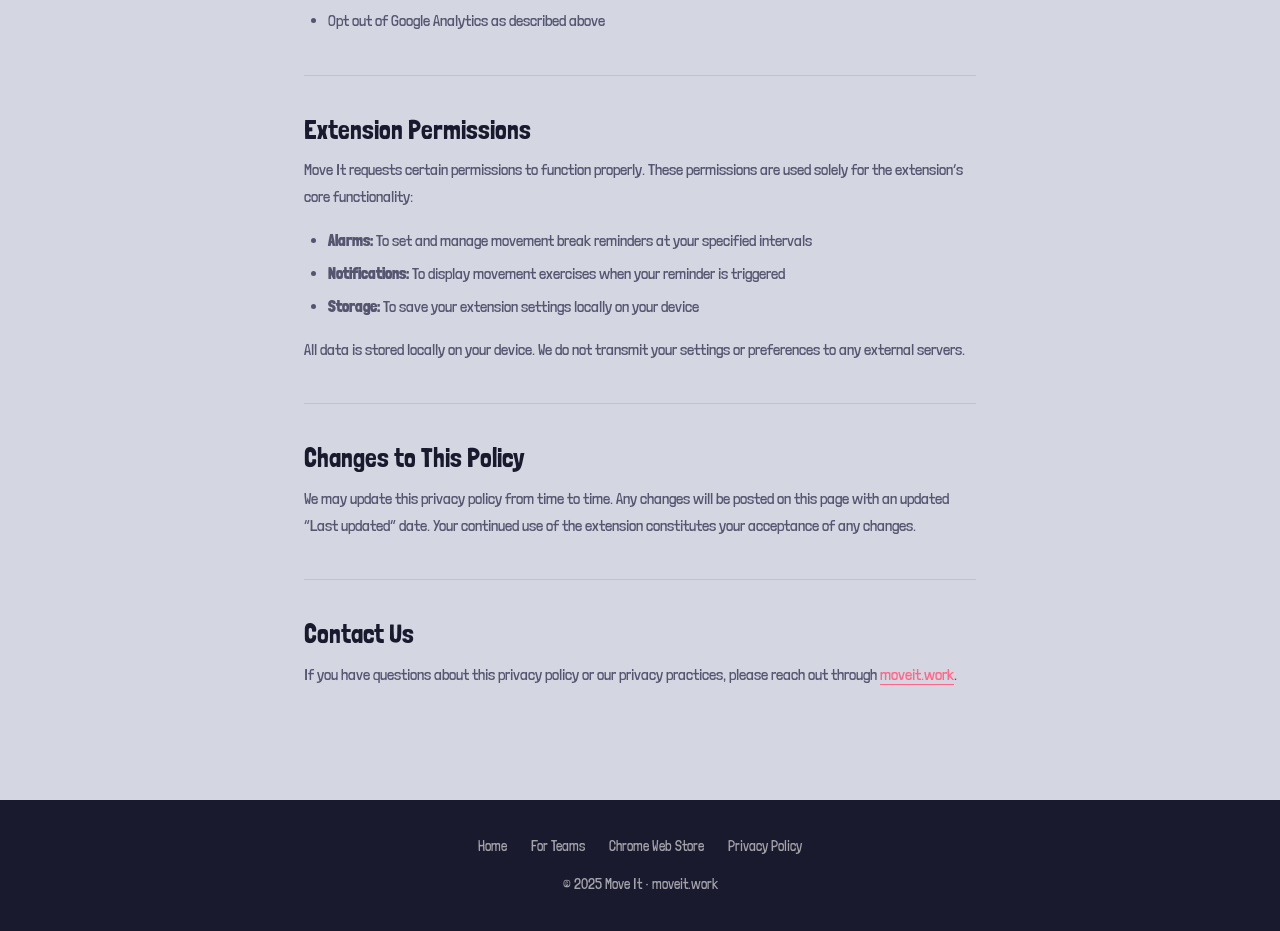
<file: site/privacy.html>
<!doctype html>
<html lang="en">
<head>
    <meta charset="utf-8">
    <meta name="viewport" content="width=device-width, initial-scale=1">
    <title>Privacy Policy — Move It</title>
    <meta name="description" content="Move It privacy policy. We don't collect personal data. Here's exactly what we do and don't do.">
    <link rel="preconnect" href="https://fonts.googleapis.com">
    <link rel="preconnect" href="https://fonts.gstatic.com" crossorigin>
    <link href="https://fonts.googleapis.com/css2?family=Londrina+Solid:wght@300;400&display=swap" rel="stylesheet">
    <link rel="stylesheet" href="css/style.css">
    <style>
        .policy-body {
            max-width: 720px;
            margin: 0 auto;
            padding: 64px 24px 96px;
        }

        .policy-body h1 {
            font-size: 56px;
            color: var(--dark);
            margin-bottom: 8px;
        }

        .policy-updated {
            font-size: 14px;
            color: var(--mid);
            letter-spacing: 0.5px;
            margin-bottom: 48px;
        }

        .policy-body h2 {
            font-size: 26px;
            color: var(--dark);
            margin: 40px 0 12px;
        }

        .policy-body p {
            font-size: 16px;
            color: var(--mid);
            line-height: 1.7;
            margin-bottom: 16px;
        }

        .policy-body ul {
            margin: 0 0 16px 0;
            padding-left: 24px;
        }

        .policy-body ul li {
            font-size: 16px;
            color: var(--mid);
            line-height: 1.7;
            margin-bottom: 6px;
        }

        .policy-body a {
            color: var(--accent);
            border-bottom: 1px solid currentColor;
        }

        .policy-body a:hover {
            opacity: 0.8;
        }

        .policy-divider {
            border: none;
            border-top: 1px solid rgba(26,26,46,0.1);
            margin: 40px 0;
        }
    </style>
</head>
<body>

<nav>
    <div class="container">
        <a href="/" class="logo">Move <span>It</span></a>
        <ul class="nav-links">
            <li><a href="/" class="back-link">&larr; Back to moveit.work</a></li>
        </ul>
    </div>
</nav>

<div class="policy-body">
    <h1>Privacy Policy</h1>
    <p class="policy-updated">Last updated: March 10, 2026</p>

    <h2>Overview</h2>
    <p>Move It is committed to protecting your privacy. This privacy policy explains how we handle information in relation to our Chrome extension.</p>

    <hr class="policy-divider">

    <h2>What We Do NOT Collect</h2>
    <p>Move It does not collect, store, or process any personal data such as:</p>
    <ul>
        <li>Your name, email address, or contact information</li>
        <li>Browsing history or visited websites</li>
        <li>Keyboard inputs or screenshots</li>
        <li>Location data</li>
        <li>Device identifiers or personal information</li>
    </ul>
    <p>Move It operates entirely on your local machine. The extension functions independently without requiring any account creation or personal information.</p>

    <hr class="policy-divider">

    <h2>Analytics</h2>
    <p>Move It uses Google Analytics to understand how the extension is used. This helps us improve the extension and understand which features are most valuable to users.</p>
    <p>Google Analytics collects the following types of anonymous usage information:</p>
    <ul>
        <li>How often the extension is used</li>
        <li>When movement reminders are triggered</li>
        <li>General usage patterns and frequency</li>
        <li>Browser and device type information</li>
    </ul>
    <p>This data is completely anonymized and cannot be used to identify you personally. We do not track what websites you visit or any content you interact with.</p>

    <h2>Google Analytics</h2>
    <p>Google Analytics is subject to Google&rsquo;s own privacy policies. For more information about how Google processes data, please visit the <a href="https://policies.google.com/privacy" target="_blank">Google Privacy Policy</a>.</p>
    <p>You can opt out of Google Analytics tracking by installing the <a href="https://tools.google.com/dlpage/gaoptout" target="_blank">Google Analytics Opt-out Browser Add-on</a>.</p>

    <hr class="policy-divider">

    <h2>Your Rights</h2>
    <p>Since we do not collect personal data, there is nothing to delete or request. However, you can always:</p>
    <ul>
        <li>Uninstall the extension at any time</li>
        <li>Disable analytics tracking through your browser settings</li>
        <li>Opt out of Google Analytics as described above</li>
    </ul>

    <hr class="policy-divider">

    <h2>Extension Permissions</h2>
    <p>Move It requests certain permissions to function properly. These permissions are used solely for the extension&rsquo;s core functionality:</p>
    <ul>
        <li><strong>Alarms:</strong> To set and manage movement break reminders at your specified intervals</li>
        <li><strong>Notifications:</strong> To display movement exercises when your reminder is triggered</li>
        <li><strong>Storage:</strong> To save your extension settings locally on your device</li>
    </ul>
    <p>All data is stored locally on your device. We do not transmit your settings or preferences to any external servers.</p>

    <hr class="policy-divider">

    <h2>Changes to This Policy</h2>
    <p>We may update this privacy policy from time to time. Any changes will be posted on this page with an updated &ldquo;Last updated&rdquo; date. Your continued use of the extension constitutes your acceptance of any changes.</p>

    <hr class="policy-divider">

    <h2>Contact Us</h2>
    <p>If you have questions about this privacy policy or our privacy practices, please reach out through <a href="/">moveit.work</a>.</p>
</div>

<footer>
    <div class="container">
        <div class="footer-links">
            <a href="/">Home</a>
            <a href="/corporate">For Teams</a>
            <a href="https://chromewebstore.google.com/detail/move-it/kopilngnmfklhhjocdfdlokmodibcbmk" target="_blank">Chrome Web Store</a>
            <a href="/privacy">Privacy Policy</a>
        </div>
        <p>&copy; 2025 Move It &bull; moveit.work</p>
    </div>
</footer>

</body>
</html>
</file>
<file: site/css/style.css>
/* Move It — moveit.work shared styles */

*, *::before, *::after {
    box-sizing: border-box;
    margin: 0;
    padding: 0;
}

:root {
    --accent: #FF6687;
    --bg: #d4d7e1;
    --dark: #1a1a2e;
    --mid: #555570;
    --white: #ffffff;
    --card-radius: 16px;
    --section-gap: 96px;
}

html {
    scroll-behavior: smooth;
}

body {
    font-family: 'Londrina Solid', sans-serif;
    font-weight: 300;
    background: var(--bg);
    color: var(--dark);
    font-size: 18px;
    line-height: 1.5;
}

/* ── Typography ── */
h1, h2, h3, h4 {
    font-weight: 400;
    line-height: 1.1;
}

a {
    color: inherit;
    text-decoration: none;
}

/* ── Layout ── */
.container {
    max-width: 1080px;
    margin: 0 auto;
    padding: 0 24px;
}

section {
    padding: var(--section-gap) 0;
}

/* ── Navigation ── */
nav {
    position: sticky;
    top: 0;
    z-index: 100;
    background: var(--bg);
    border-bottom: 1px solid rgba(26,26,46,0.1);
    padding: 16px 0;
}

nav .container {
    display: flex;
    align-items: center;
    justify-content: space-between;
}

nav .logo {
    font-size: 28px;
    font-weight: 400;
    color: var(--dark);
    letter-spacing: 1px;
}

nav .logo span {
    color: var(--accent);
}

nav .nav-links {
    display: flex;
    align-items: center;
    gap: 24px;
    list-style: none;
}

nav .nav-links a {
    font-size: 16px;
    letter-spacing: 0.5px;
    opacity: 0.75;
    transition: opacity 0.2s;
}

nav .nav-links a:hover { opacity: 1; }

nav .nav-cta {
    background: var(--accent);
    color: white;
    padding: 8px 20px;
    border-radius: 10px;
    font-size: 15px;
    font-weight: 400;
    letter-spacing: 0.5px;
    opacity: 1 !important;
    transition: background 0.2s;
}

nav .nav-cta:hover { background: #e84d70; }

/* ── Buttons ── */
.btn {
    display: inline-block;
    padding: 14px 32px;
    border-radius: 12px;
    font-family: 'Londrina Solid', sans-serif;
    font-weight: 400;
    font-size: 20px;
    letter-spacing: 1px;
    cursor: pointer;
    transition: transform 0.15s, background 0.2s;
    border: none;
    text-align: center;
}

.btn:hover { transform: translateY(-2px); }

.btn-primary {
    background: var(--accent);
    color: white;
}

.btn-primary:hover { background: #e84d70; }

.btn-outline {
    background: transparent;
    color: var(--accent);
    border: 2px solid var(--accent);
}

.btn-outline:hover {
    background: var(--accent);
    color: white;
}

.btn-white {
    background: white;
    color: var(--accent);
}

.btn-white:hover { background: #f0f0f0; }

/* ── Cards ── */
.card {
    background: white;
    border-radius: var(--card-radius);
    padding: 32px;
    box-shadow: 0 4px 20px rgba(26,26,46,0.07);
}

/* ── Section headers ── */
.section-label {
    font-size: 13px;
    font-weight: 400;
    letter-spacing: 2px;
    text-transform: uppercase;
    color: var(--accent);
    margin-bottom: 12px;
}

.section-title {
    font-size: 42px;
    color: var(--dark);
    margin-bottom: 16px;
}

.section-sub {
    font-size: 18px;
    color: var(--mid);
    max-width: 560px;
}

/* ── Hero ── */
.hero {
    padding: 80px 0 64px;
    text-align: center;
}

.hero-title {
    font-size: clamp(72px, 10vw, 120px);
    color: var(--dark);
    letter-spacing: 2px;
    margin-bottom: 12px;
}

.hero-title span { color: var(--accent); }

.hero-sub {
    font-size: clamp(20px, 2.5vw, 26px);
    color: var(--mid);
    max-width: 620px;
    margin: 0 auto 40px;
    line-height: 1.4;
}

.hero-actions {
    display: flex;
    gap: 16px;
    justify-content: center;
    flex-wrap: wrap;
    margin-bottom: 48px;
}

.hero-note {
    font-size: 14px;
    color: var(--mid);
    opacity: 0.7;
}

/* ── Social proof bar ── */
.proof-bar {
    background: white;
    border-radius: 14px;
    padding: 20px 40px;
    display: flex;
    justify-content: center;
    gap: 48px;
    flex-wrap: wrap;
    box-shadow: 0 2px 12px rgba(26,26,46,0.06);
    max-width: 680px;
    margin: 0 auto;
}

.proof-item {
    text-align: center;
}

.proof-item .proof-num {
    font-size: 28px;
    font-weight: 400;
    color: var(--accent);
    line-height: 1;
}

.proof-item .proof-label {
    font-size: 13px;
    color: var(--mid);
    letter-spacing: 0.5px;
    margin-top: 2px;
}

/* ── How It Works ── */
.steps {
    display: grid;
    grid-template-columns: repeat(3, 1fr);
    gap: 24px;
    margin-top: 48px;
}

.step {
    text-align: center;
    padding: 40px 24px;
}

.step-num {
    width: 56px;
    height: 56px;
    background: var(--accent);
    color: white;
    border-radius: 50%;
    font-size: 28px;
    font-weight: 400;
    display: flex;
    align-items: center;
    justify-content: center;
    margin: 0 auto 20px;
}

.step h3 {
    font-size: 22px;
    margin-bottom: 10px;
    color: var(--dark);
}

.step p {
    font-size: 16px;
    color: var(--mid);
    line-height: 1.5;
}

/* ── Value props ── */
.props-grid {
    display: grid;
    grid-template-columns: repeat(3, 1fr);
    gap: 24px;
    margin-top: 48px;
}

.prop-card {
    padding: 36px 28px;
}

.prop-icon {
    font-size: 40px;
    margin-bottom: 16px;
    display: block;
}

.prop-card h3 {
    font-size: 22px;
    margin-bottom: 10px;
    color: var(--dark);
}

.prop-card p {
    font-size: 15px;
    color: var(--mid);
    line-height: 1.6;
}

/* ── Science callout ── */
.science-band {
    background: var(--accent);
    color: white;
    padding: 72px 0;
    text-align: center;
}

.science-band .quote {
    font-size: clamp(24px, 3.5vw, 36px);
    max-width: 760px;
    margin: 0 auto 24px;
    line-height: 1.3;
}

.science-band .stat {
    font-size: 15px;
    opacity: 0.8;
    letter-spacing: 1px;
}

/* ── Reviews ── */
.reviews-grid {
    display: grid;
    grid-template-columns: repeat(3, 1fr);
    gap: 24px;
    margin-top: 48px;
}

.review-card {
    padding: 28px;
}

.review-stars {
    color: #f5a623;
    font-size: 18px;
    margin-bottom: 14px;
    letter-spacing: 2px;
}

.review-text {
    font-size: 16px;
    color: var(--mid);
    line-height: 1.6;
    margin-bottom: 18px;
}

.review-author {
    font-size: 14px;
    color: var(--dark);
    font-weight: 400;
}

/* ── Final CTA ── */
.final-cta {
    text-align: center;
    padding: 96px 0;
}

.final-cta h2 {
    font-size: clamp(42px, 6vw, 64px);
    margin-bottom: 16px;
    color: var(--dark);
}

.final-cta p {
    font-size: 18px;
    color: var(--mid);
    margin-bottom: 36px;
}

.final-cta .cta-actions {
    display: flex;
    gap: 16px;
    justify-content: center;
    flex-wrap: wrap;
}

.teams-nudge {
    margin-top: 24px;
    font-size: 15px;
    color: var(--mid);
}

.teams-nudge a {
    color: var(--accent);
    border-bottom: 1px solid currentColor;
}

/* ── Footer ── */
footer {
    background: var(--dark);
    color: rgba(255,255,255,0.6);
    padding: 36px 0;
    text-align: center;
    font-size: 14px;
}

footer a {
    color: rgba(255,255,255,0.6);
    border-bottom: 1px solid transparent;
    transition: color 0.2s;
}

footer a:hover { color: white; }

footer .footer-links {
    display: flex;
    gap: 24px;
    justify-content: center;
    flex-wrap: wrap;
    margin-bottom: 16px;
}

/* ── Corporate hero ── */
.corp-hero {
    padding: 80px 0 64px;
    text-align: center;
}

.corp-hero-title {
    font-size: clamp(52px, 7vw, 88px);
    color: var(--dark);
    margin-bottom: 16px;
}

.corp-hero-title span { color: var(--accent); }

.corp-hero-sub {
    font-size: clamp(18px, 2vw, 22px);
    color: var(--mid);
    max-width: 640px;
    margin: 0 auto 40px;
    line-height: 1.4;
}

/* ── Corporate steps ── */
.corp-steps {
    display: grid;
    grid-template-columns: repeat(4, 1fr);
    gap: 16px;
    margin-top: 48px;
    position: relative;
}

.corp-step {
    text-align: center;
    padding: 32px 20px;
    position: relative;
}

.corp-step-num {
    width: 48px;
    height: 48px;
    background: var(--accent);
    color: white;
    border-radius: 50%;
    font-size: 22px;
    font-weight: 400;
    display: flex;
    align-items: center;
    justify-content: center;
    margin: 0 auto 16px;
}

.corp-step h3 {
    font-size: 18px;
    color: var(--dark);
    margin-bottom: 8px;
}

.corp-step p {
    font-size: 14px;
    color: var(--mid);
    line-height: 1.5;
}

/* ── Feature grid ── */
.features-grid {
    display: grid;
    grid-template-columns: repeat(2, 1fr);
    gap: 24px;
    margin-top: 48px;
}

.feature-card {
    padding: 32px;
    display: flex;
    gap: 20px;
    align-items: flex-start;
}

.feature-icon {
    font-size: 36px;
    flex-shrink: 0;
    margin-top: 2px;
}

.feature-card h3 {
    font-size: 20px;
    color: var(--dark);
    margin-bottom: 8px;
}

.feature-card p {
    font-size: 15px;
    color: var(--mid);
    line-height: 1.6;
}

/* ── Interest form ── */
.form-section {
    background: var(--accent);
    padding: 80px 0;
    color: white;
}

.form-section .section-title {
    color: white;
    text-align: center;
    margin-bottom: 8px;
}

.form-section .section-sub {
    color: rgba(255,255,255,0.8);
    text-align: center;
    margin: 0 auto 40px;
}

.interest-form {
    background: white;
    border-radius: 20px;
    padding: 40px 48px;
    max-width: 560px;
    margin: 0 auto;
    box-shadow: 0 8px 32px rgba(0,0,0,0.15);
}

.form-row {
    margin-bottom: 20px;
}

.form-row label {
    display: block;
    font-size: 14px;
    font-weight: 400;
    color: var(--dark);
    margin-bottom: 6px;
    letter-spacing: 0.5px;
}

.form-row input,
.form-row select {
    width: 100%;
    padding: 12px 16px;
    border: 1.5px solid #ddd;
    border-radius: 10px;
    font-family: 'Londrina Solid', sans-serif;
    font-size: 16px;
    font-weight: 300;
    color: var(--dark);
    background: white;
    transition: border-color 0.2s;
    -webkit-appearance: none;
    appearance: none;
}

.form-row select {
    background-image: url("data:image/svg+xml,%3Csvg xmlns='http://www.w3.org/2000/svg' width='12' height='8' viewBox='0 0 12 8'%3E%3Cpath d='M1 1l5 5 5-5' stroke='%23555' fill='none' stroke-width='1.5' stroke-linecap='round'/%3E%3C/svg%3E");
    background-repeat: no-repeat;
    background-position: right 14px center;
    padding-right: 36px;
}

.form-row input:focus,
.form-row select:focus {
    outline: none;
    border-color: var(--accent);
}

.form-submit {
    width: 100%;
    padding: 16px;
    font-size: 20px;
    margin-top: 8px;
}

.form-note {
    text-align: center;
    font-size: 13px;
    color: var(--mid);
    margin-top: 12px;
}

/* ── FAQ ── */
.faq-list {
    margin-top: 48px;
    max-width: 720px;
    margin-left: auto;
    margin-right: auto;
    display: flex;
    flex-direction: column;
    gap: 16px;
}

.faq-item {
    padding: 28px 32px;
}

.faq-item h3 {
    font-size: 20px;
    color: var(--dark);
    margin-bottom: 10px;
}

.faq-item p {
    font-size: 15px;
    color: var(--mid);
    line-height: 1.6;
}

/* ── Back link ── */
.back-link {
    font-size: 15px;
    color: var(--mid);
    opacity: 0.8;
    transition: opacity 0.2s;
}

.back-link:hover { opacity: 1; }

/* ── Responsive ── */
@media (max-width: 768px) {
    :root { --section-gap: 64px; }

    .steps,
    .props-grid,
    .reviews-grid {
        grid-template-columns: 1fr;
    }

    .corp-steps {
        grid-template-columns: repeat(2, 1fr);
    }

    .features-grid {
        grid-template-columns: 1fr;
    }

    .proof-bar {
        gap: 24px;
        padding: 20px 24px;
    }

    .interest-form {
        padding: 28px 24px;
    }

    nav .nav-links { display: none; }
}

@media (max-width: 480px) {
    .corp-steps {
        grid-template-columns: 1fr;
    }
}
</file>
<file: 8.4.1/style/fonts.css>
@font-face {
    font-family: 'Londrina Solid';
    src: url('../fonts/LondrinaSolid-Light.eot');
    src: url('../fonts/LondrinaSolid-Light.eot?#iefix') format('embedded-opentype'),
        url('../fonts/LondrinaSolid-Light.woff2') format('woff2'),
        url('../fonts/LondrinaSolid-Light.woff') format('woff'),
        url('../fonts/LondrinaSolid-Light.ttf') format('truetype'),
        url('../fonts/LondrinaSolid-Light.svg#LondrinaSolid-Light') format('svg');
    font-weight: 300;
    font-style: normal;
    font-display: swap;
}

@font-face {
    font-family: 'Londrina Solid';
    src: url('LondrinaSolid-Regular.eot');
    src: url('../fonts/LondrinaSolid-Regular.eot?#iefix') format('embedded-opentype'),
        url('../fonts/LondrinaSolid-Regular.woff2') format('woff2'),
        url('../fonts/LondrinaSolid-Regular.woff') format('woff'),
        url('../fonts/LondrinaSolid-Regular.ttf') format('truetype'),
        url('../fonts/LondrinaSolid-Regular.svg#LondrinaSolid-Regular') format('svg');
    font-weight: normal;
    font-style: normal;
    font-display: swap;
}

@font-face {
    font-family: 'Londrina Solid';
    src: url('../fonts/LondrinaSolid-Thin.eot');
    src: url('../fonts/LondrinaSolid-Thin.eot?#iefix') format('embedded-opentype'),
        url('../fonts/LondrinaSolid-Thin.woff2') format('woff2'),
        url('../fonts/LondrinaSolid-Thin.woff') format('woff'),
        url('../fonts/LondrinaSolid-Thin.ttf') format('truetype'),
        url('../fonts/LondrinaSolid-Thin.svg#LondrinaSolid-Thin') format('svg');
    font-weight: 100;
    font-style: normal;
    font-display: swap;
}

@font-face {
    font-family: 'Londrina Solid';
    src: url('../fonts/LondrinaSolid-Black.eot');
    src: url('../fonts/LondrinaSolid-Black.eot?#iefix') format('embedded-opentype'),
        url('../fonts/LondrinaSolid-Black.woff2') format('woff2'),
        url('../fonts/LondrinaSolid-Black.woff') format('woff'),
        url('../fonts/LondrinaSolid-Black.ttf') format('truetype'),
        url('../fonts/LondrinaSolid-Black.svg#LondrinaSolid-Black') format('svg');
    font-weight: 900;
    font-style: normal;
    font-display: swap;
}
</file>
<file: 8.4.1/style/activity_tab.css>
body {
    overflow-x: hidden;
    background: #d4d7e1;
    font-family: 'Londrina Solid';
    font-weight: 300;
    font-size: 16px;
    color: white;
}

div#app-logo {
    width: 70%;
    margin-left: 15%;
    position: relative;
    z-index: 1;
}

div#app-logo h1 {
    font-family: 'Londrina Solid';
    font-weight: 400;
    font-size: 76px;
    text-align: center;
}

div#activity-area {
    background: #FF6687;
    border: 2px solid #ffffff;
    border-radius: 20px;
    margin: 0 10%;
    padding-top: 20px;
    padding-bottom: 20px;
    position: relative;
    z-index: 2;
}

div#activity {
    text-align: center;
    font-size: 26px;
    width: 80%;
    margin: 0 auto;
    letter-spacing: 1px;
}

#done-button {
    text-align: center;
    width: 80px;
    margin-top: 25px;
    margin-left: auto;
    margin-right: auto;
    color: #333;
    background-color: #fff;
    color: black;
    letter-spacing: 1px;
    font-size: 20px;
    font-weight: 300;
    font-size: 20px;
    text-align: center;
    cursor: pointer;
    background-image: none;
    white-space: nowrap;
    padding: 10px 15px;
    border-radius: 10px;
}

#done-button:hover {
    background-color: #bbb;
}

div#brand-logo {
    position: absolute;
    width: 29%;
    margin-top: 30px;
    margin-left: 35%;
    bottom: 5%;
}

div#brand-logo img {
    width: 100%;
}
</file>
<file: 8.4.1/style/settings.css>
body {
    min-width: 370px;
    min-height: 370px;
    overflow-x: hidden;
    background: #D4D7E1;
    font-family: 'Londrina Solid';
    font-weight: 300;
    font-size: 16px;
    color: white;
}

div#app-logo {
    width: 70%;
    margin-left: 15%;
    position: relative;
    z-index: 1;
}

div#app-logo h1 {
    font-family: 'Londrina Solid';
    font-weight: 400;
    font-size: 3rem;
    text-align: center;
}

div#settings-menu {
    position: relative;
    margin: 0 5px;
}

div#settings-menu div#menu-title > * {
    margin-bottom: 10px;
    font-size: 20px;
    font-weight: 300;
    letter-spacing: 1px;
}

div#settings-menu  div#menu {
    background: #FF6687;
    position: static;
    border: 2px solid #ffffff;
    border-radius: 20px;
    padding: 10px 15px 5px;
}

div#settings-menu div#menu div.menu-item {
    height: 30px;
    margin: 5px 0;
    font-size: 17px;
    letter-spacing: 1px;
}

div#settings-menu div#menu div.menu-item div.menu-label {
    position: relative;
    float: left;
    width: 50%;
    left: 0px;
    top: 2px;
}

div#settings-menu div#menu div.menu-item div.menu-setting {
    position: relative;
    float: right;
    width: 50%;
    top: 0px;
}

div#settings-menu div#menu div.menu-item div.menu-setting > * {
    float: right;
    border: 1px solid #ffffff;
    border-radius: 5px;
    height: 25px;
    padding: 0 5px;
}

div#settings-menu div#menu div.menu-item div.menu-setting input#enabled-option {
    width: 18px;
}

div#brand-logo {
    position: absolute;
    width: 29%;
    margin-top: 30px;
    margin-left: 35%;
    bottom: 5%;
}

div#brand-logo img {
    width: 100%;
}

/* Added styles for hyperlink */
a {
    color: white;
    text-decoration: none;
}

a:hover,
a:visited,
a:focus {
    color: white;
    text-decoration: none;
}
</file>
<file: extension/style/fonts.css>
@font-face {
    font-family: 'Londrina Solid';
    src: url('../fonts/LondrinaSolid-Light.eot');
    src: url('../fonts/LondrinaSolid-Light.eot?#iefix') format('embedded-opentype'),
        url('../fonts/LondrinaSolid-Light.woff2') format('woff2'),
        url('../fonts/LondrinaSolid-Light.woff') format('woff'),
        url('../fonts/LondrinaSolid-Light.ttf') format('truetype'),
        url('../fonts/LondrinaSolid-Light.svg#LondrinaSolid-Light') format('svg');
    font-weight: 300;
    font-style: normal;
    font-display: swap;
}

@font-face {
    font-family: 'Londrina Solid';
    src: url('LondrinaSolid-Regular.eot');
    src: url('../fonts/LondrinaSolid-Regular.eot?#iefix') format('embedded-opentype'),
        url('../fonts/LondrinaSolid-Regular.woff2') format('woff2'),
        url('../fonts/LondrinaSolid-Regular.woff') format('woff'),
        url('../fonts/LondrinaSolid-Regular.ttf') format('truetype'),
        url('../fonts/LondrinaSolid-Regular.svg#LondrinaSolid-Regular') format('svg');
    font-weight: normal;
    font-style: normal;
    font-display: swap;
}

@font-face {
    font-family: 'Londrina Solid';
    src: url('../fonts/LondrinaSolid-Thin.eot');
    src: url('../fonts/LondrinaSolid-Thin.eot?#iefix') format('embedded-opentype'),
        url('../fonts/LondrinaSolid-Thin.woff2') format('woff2'),
        url('../fonts/LondrinaSolid-Thin.woff') format('woff'),
        url('../fonts/LondrinaSolid-Thin.ttf') format('truetype'),
        url('../fonts/LondrinaSolid-Thin.svg#LondrinaSolid-Thin') format('svg');
    font-weight: 100;
    font-style: normal;
    font-display: swap;
}

@font-face {
    font-family: 'Londrina Solid';
    src: url('../fonts/LondrinaSolid-Black.eot');
    src: url('../fonts/LondrinaSolid-Black.eot?#iefix') format('embedded-opentype'),
        url('../fonts/LondrinaSolid-Black.woff2') format('woff2'),
        url('../fonts/LondrinaSolid-Black.woff') format('woff'),
        url('../fonts/LondrinaSolid-Black.ttf') format('truetype'),
        url('../fonts/LondrinaSolid-Black.svg#LondrinaSolid-Black') format('svg');
    font-weight: 900;
    font-style: normal;
    font-display: swap;
}
</file>
